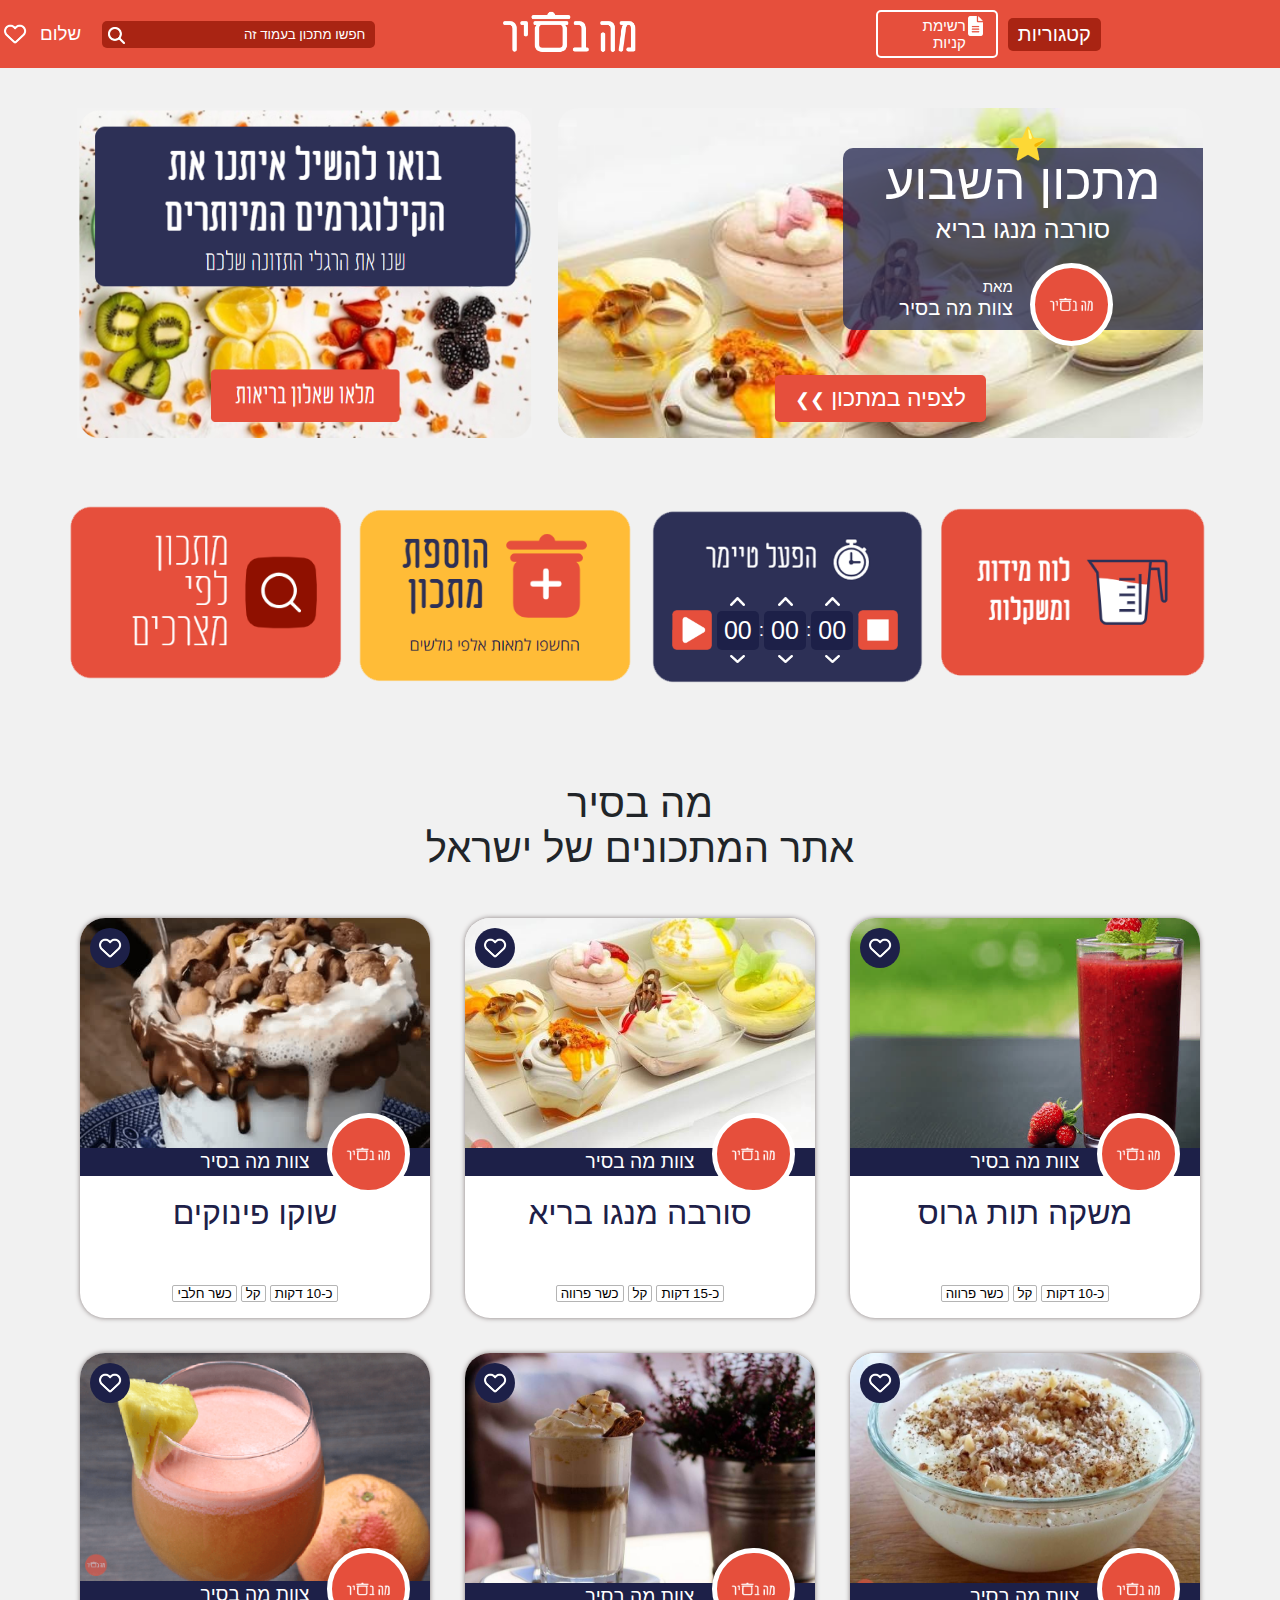
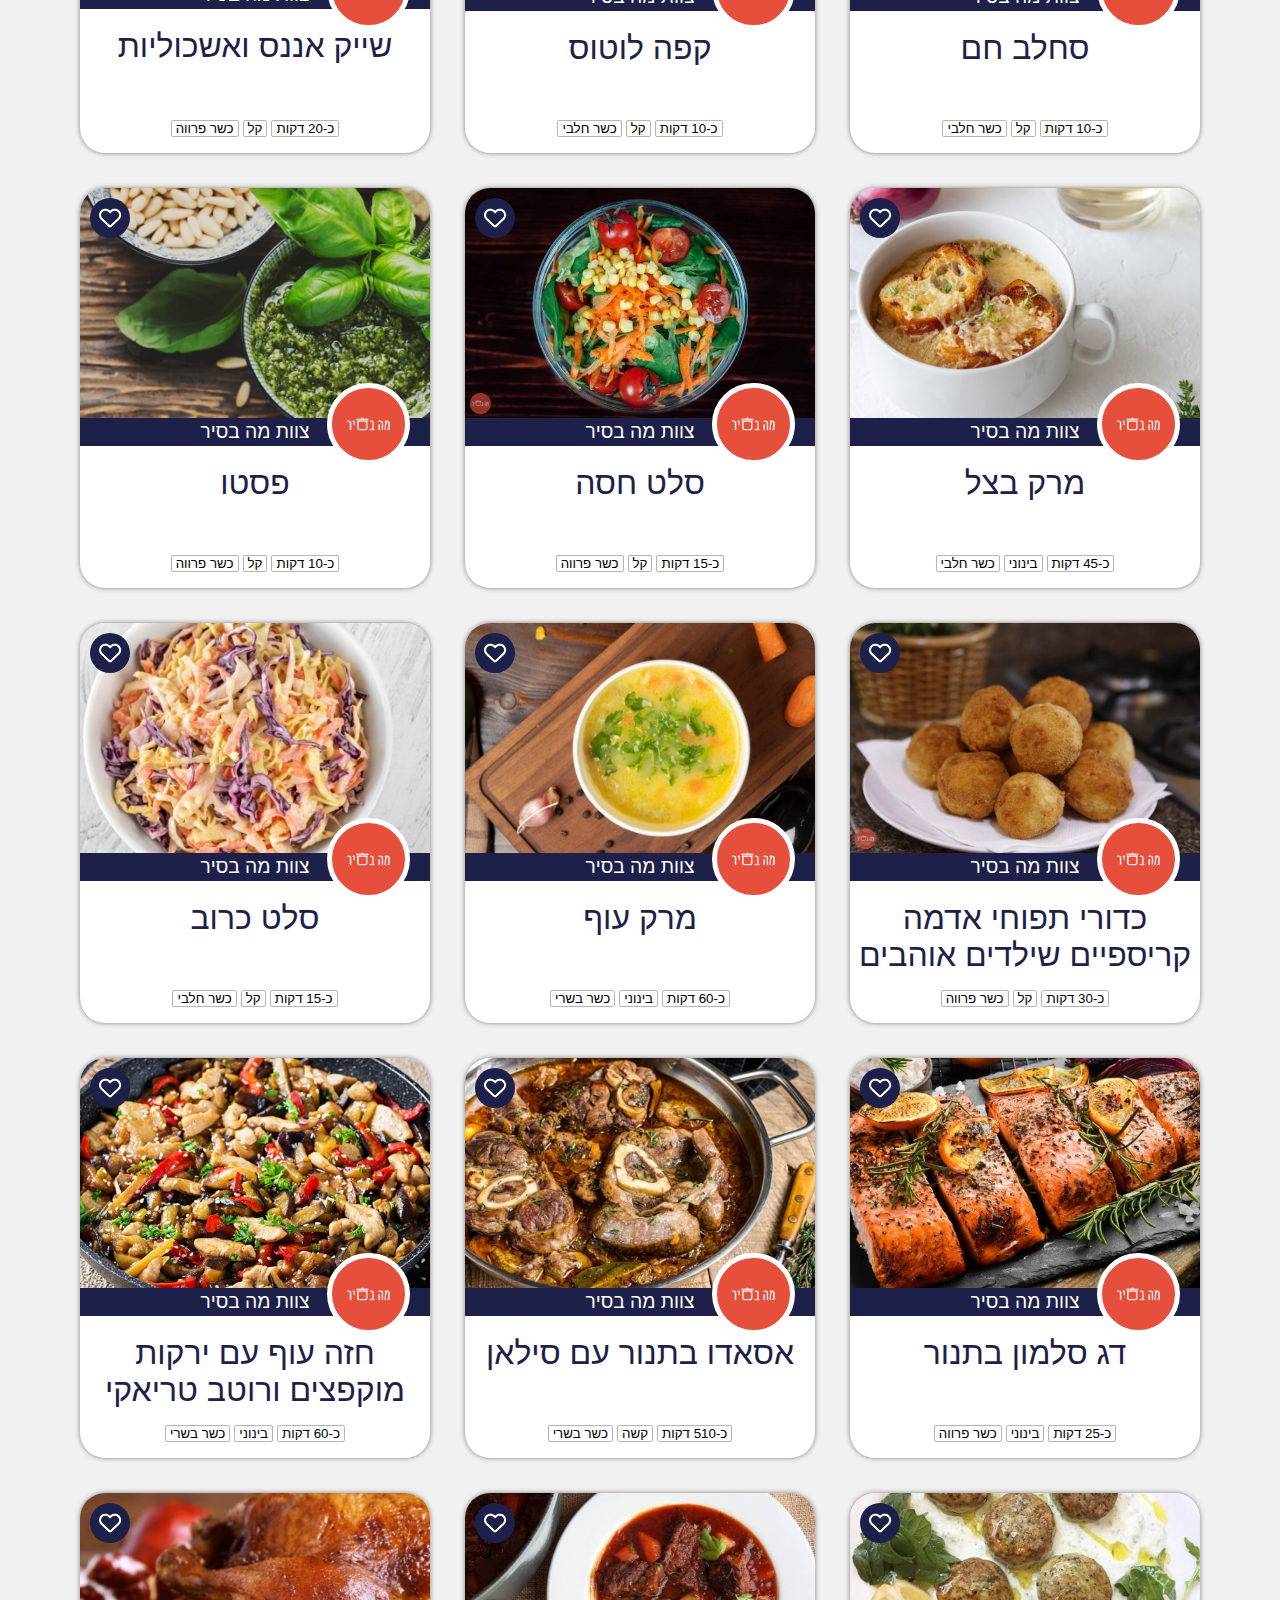
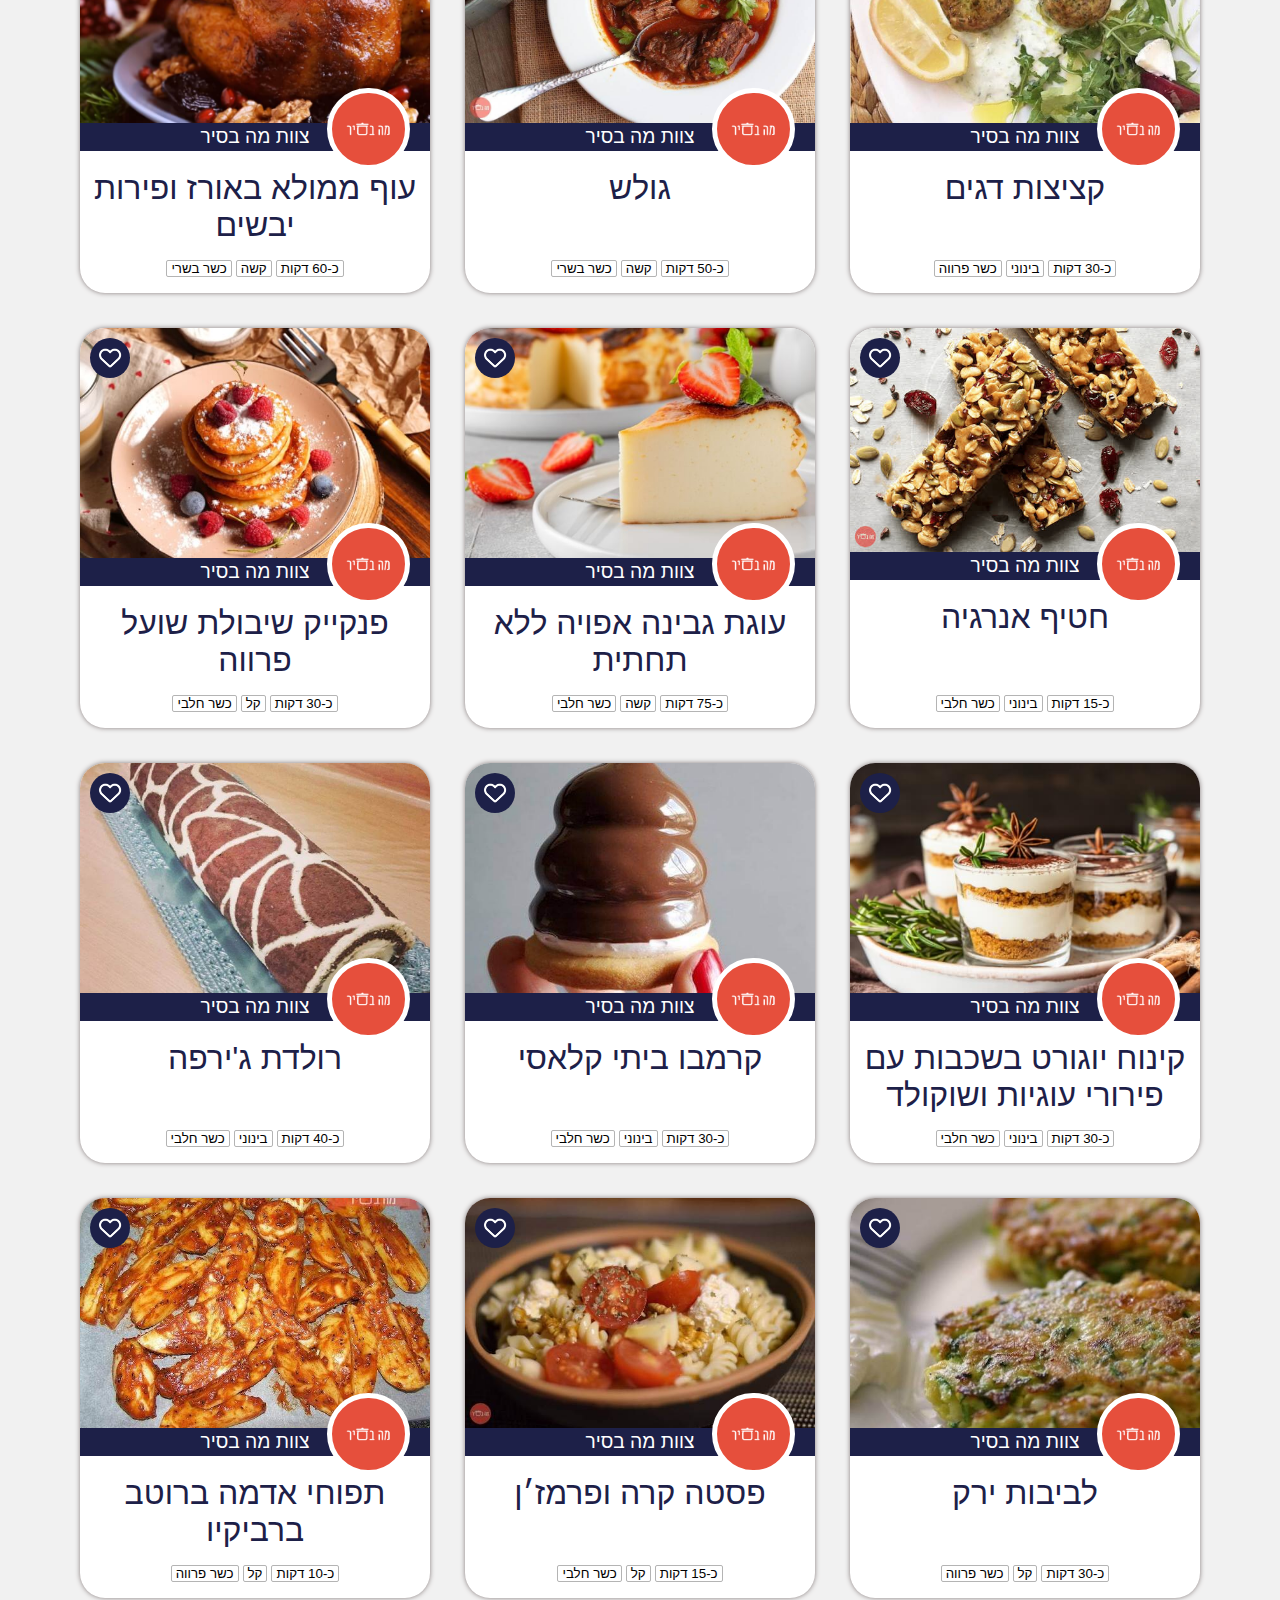
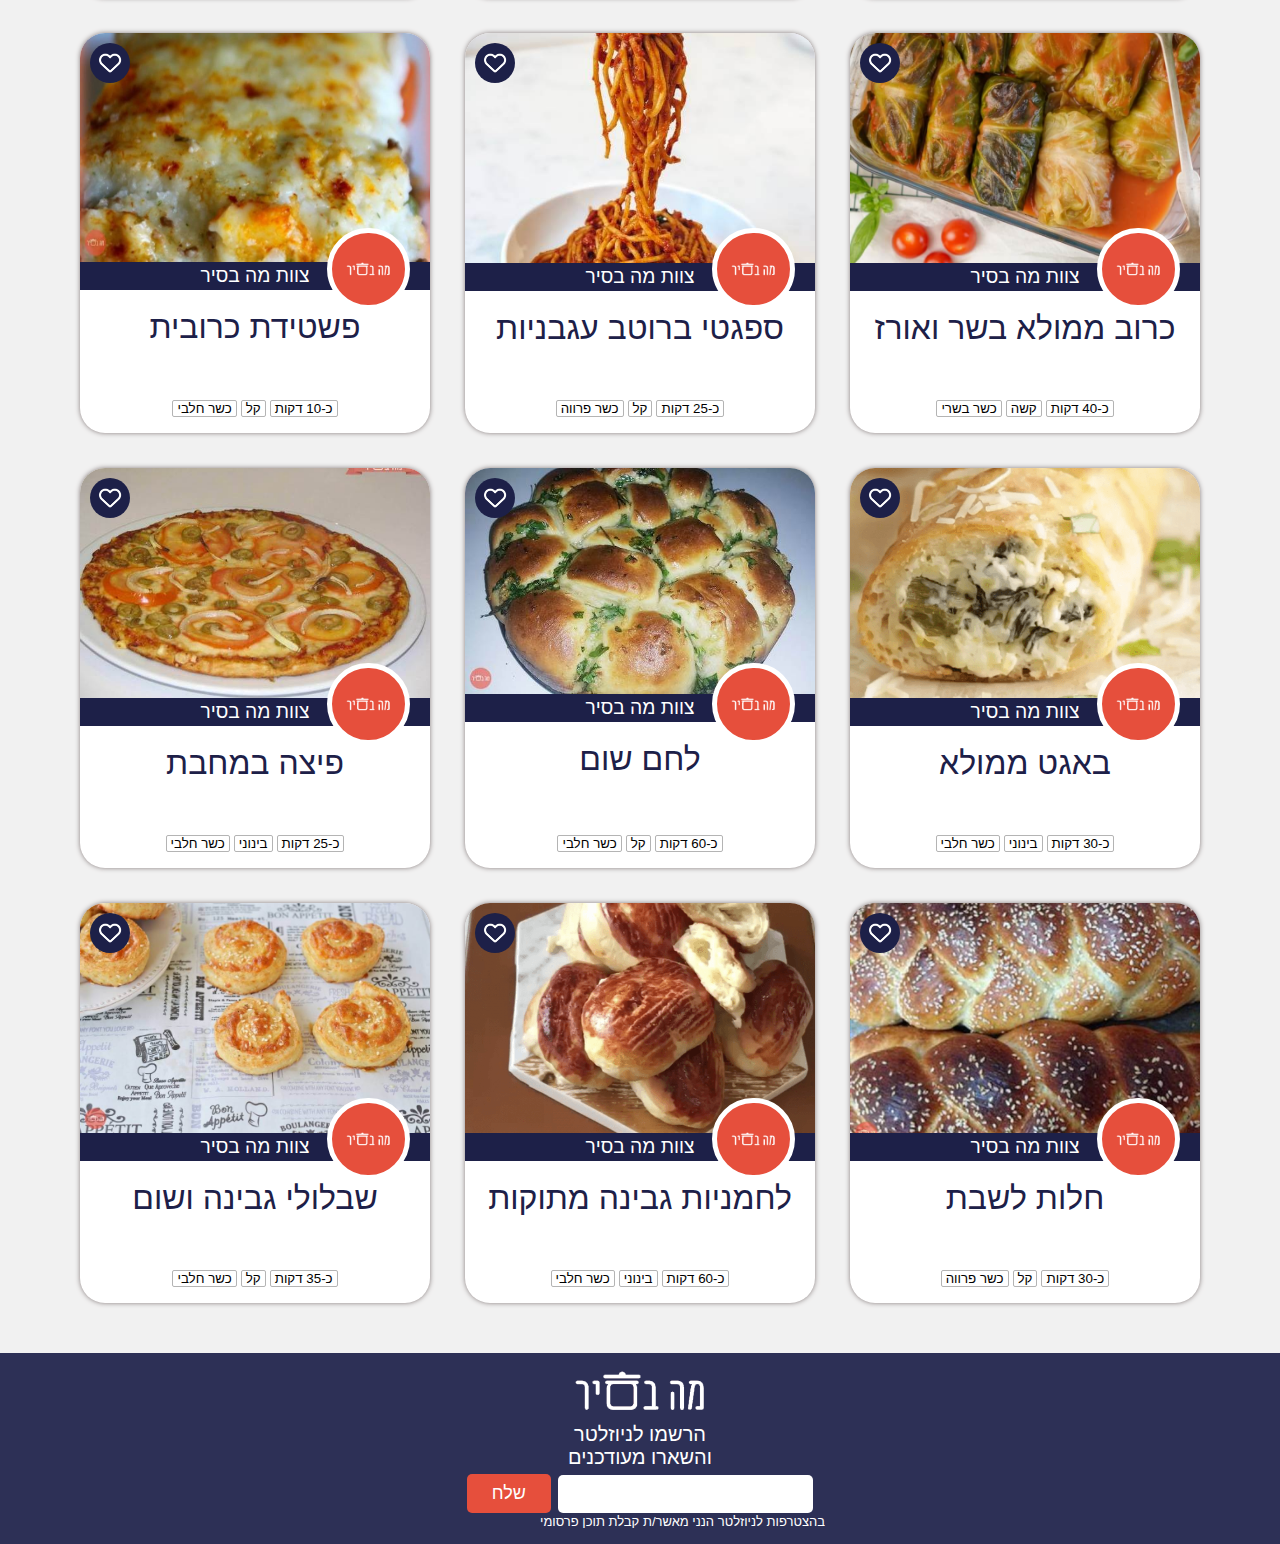
<file: html/index.html>
<!DOCTYPE html>
<html lang="en">

<head>
    <meta charset="UTF-8">
    <meta name="viewport" content="width=device-width, initial-scale=1.0">
    <link rel="stylesheet" href="/css/home.css">
    <link rel="stylesheet" href="/css/header.css">
    <link rel="stylesheet" href="/css/recipes.css">
    <title>מה בסיר - אתר המתכונים המוביל בישראל</title>
</head>

<body>
    <header>
        <div></div>
        <nav>
            <h1>כל המתכונים</h1>
            <h2>קטגוריות</h2>
            <div id="c"></div>
            <h2>רמת קושי</h2>
            <div id="l"></div>
            <h2>כשרות</h2>
            <div id="k"></div>
        </nav>
        <button id="category">קטגוריות</button>
        <a id="list" href="./buyList.html">רשימת קניות</a>
        <a href="./index.html"><img src="/images/לוגו.png" alt="" id="logo"></a>
        <input type="text" placeholder="חפשו מתכון בעמוד זה" id="search">
        <h3 id="name">שלום <span id="spanname"></span></h3>
        <img src="/images/לב ריק.png" alt="" id="lev" title="למתכונים שאהבתי">
    </header>
    <section>
        <div id="topPage">
            <div id="back">
                <p id="star">⭐</p>
                <div id="weekRecipe">
                    <h1>מתכון השבוע</h1>
                    <h2 id="n"></h2>
                    <img src="/images/לוגו לבן.png" class="imgLogo" alt="">
                    <p>מאת<br>צוות מה בסיר</p>
                </div>
                <a href="">לצפיה במתכון <span>❯❯</span></a>
            </div>
            <img src="/images/בריאות.png" alt="">
        </div>
        <div id="op">
            <a href="./parse.html" id="parse"></a>
            <div id="taimer">
                <div>
                    <img src="/images/עצור.png" alt="" id="stop">
                    <div id="seconds">
                        <img src="/images/חץ לבן למעלה.png" alt="" class="up">
                        <p>00</p>
                        <img src="/images/חץ למטה לבן.png" alt="" class="down">
                    </div>
                    <p>:</p>
                    <div id="minutes">
                        <img src="/images/חץ לבן למעלה.png" alt="" class="up">
                        <p>00</p>
                        <img src="/images/חץ למטה לבן.png" alt="" class="down">
                    </div>
                    <p>:</p>
                    <div id="houers">
                        <img src="/images/חץ לבן למעלה.png" alt="" class="up">
                        <p>00</p>
                        <img src="/images/חץ למטה לבן.png" alt="" class="down">
                    </div>
                    <img src="/images/הפעל.png" alt="" id="start">
                </div>
            </div>
            <a href="./addRecipe.html" id="addRecipe"></a>
            <a href="./searchRecipe.html" id="searchRecipe"></a>
        </div>
        <h1 id="koteret">מה בסיר<br>אתר המתכונים של ישראל</h1>
        <div id="allRecipes"></div>
    </section>
    <footer>
        <div>
            <img src="/images/לוגו לבן.png" alt="">
            <p>הרשמו לניוזלטר<br>והשארו מעודכנים</p>
            <form>
                <input type="email">
                <button type="submit">שלח</button><br>
            </form>
            <p>בהצטרפות לניוזלטר הנני מאשר/ת קבלת תוכן פרסומי</p>
        </div>
    </footer>
    <script src="/jquery-3.2.1.js"></script>
    <script src="/js/header.js"></script>
    <script src="/js/home.js"></script>
    <script src="/js/taymer.js"></script>
</body>

</html>
</file>
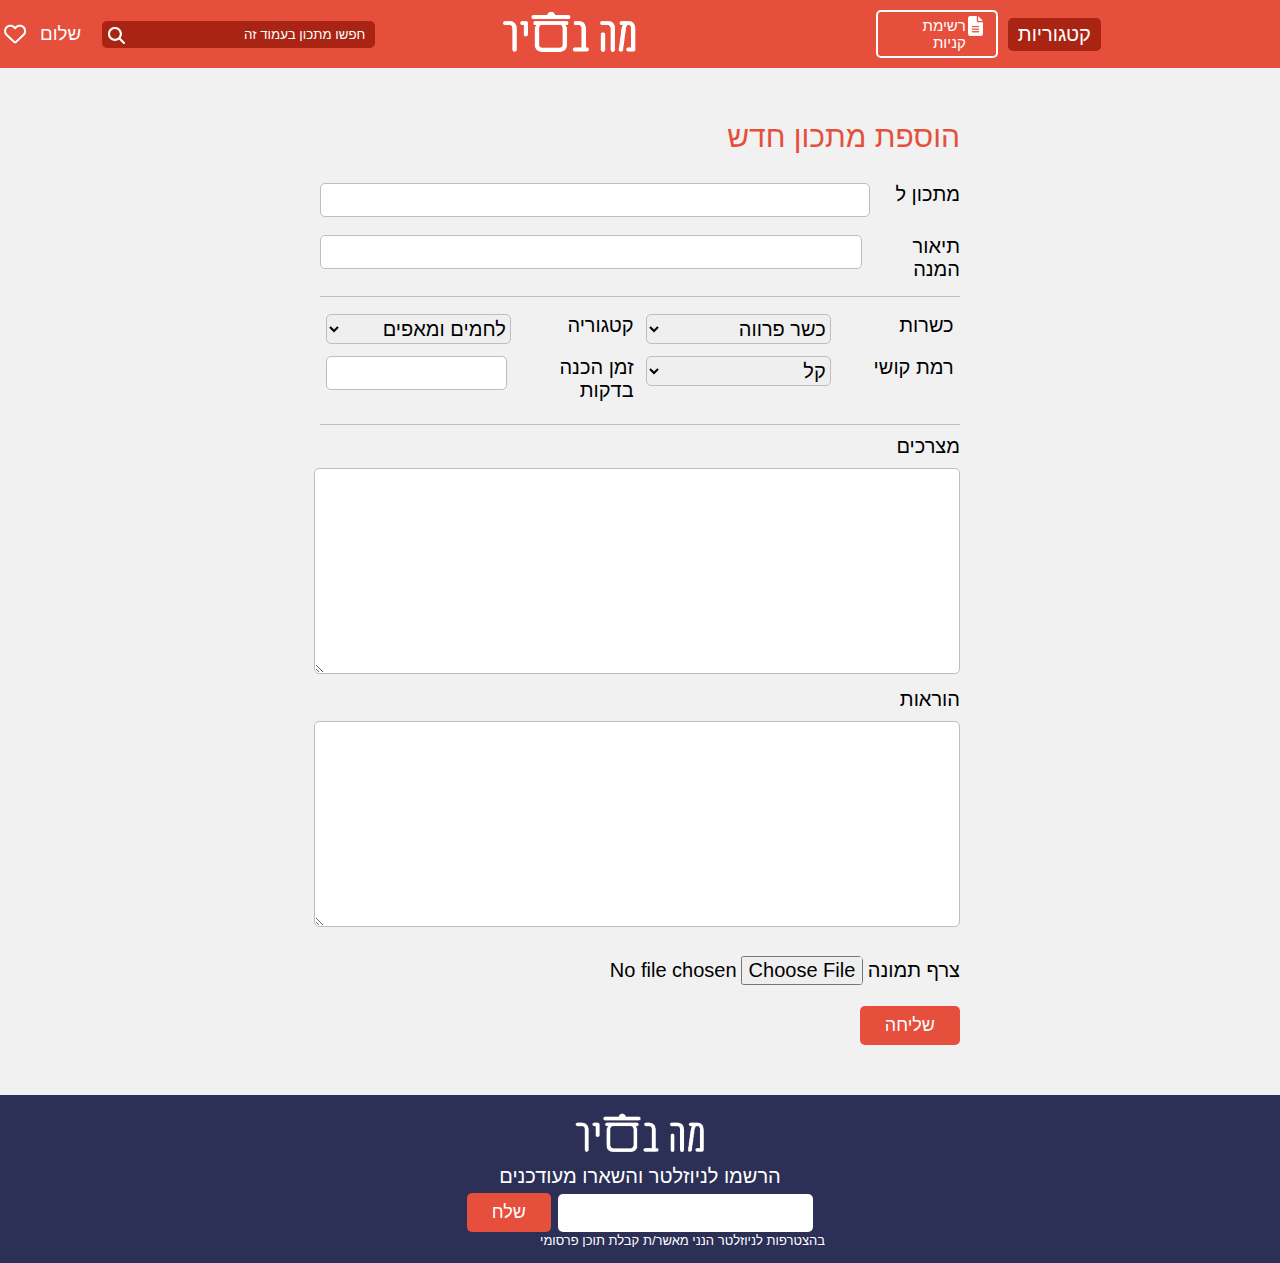
<file: html/addRecipe.html>
<!DOCTYPE html>
<html lang="en">

<head>
    <meta charset="UTF-8">
    <meta name="viewport" content="width=device-width, initial-scale=1.0">
    <title>מה בסיר - אתר המתכונים המוביל בישראל</title>
    <link rel="stylesheet" href="/css/header.css">
    <link rel="stylesheet" href="/css/addRecipe.css">
</head>

<body>
    <header>
        <div></div>
        <nav>
            <h1>כל המתכונים</h1>
            <h2>קטגוריות</h2>
            <div id="c"></div>
            <h2>רמת קושי</h2>
            <div id="l"></div>
            <h2>כשרות</h2>
            <div id="k"></div>
        </nav>
        <button id="category">קטגוריות</button>
        <a id="list" href="./buyList.html">רשימת קניות</a>
        <a href="./index.html"><img src="/images/לוגו.png" alt="" id="logo"></a>
        <input type="text" placeholder="חפשו מתכון בעמוד זה" id="search">
        <h3 id="name">שלום <span id="spanname"></span></h3>
        <img src="/images/לב ריק.png" alt="" id="lev" title="למתכונים שאהבתי">
    </header>
    <section>
        <form action="">
            <h1>הוספת מתכון חדש</h1>
            <div id="a">
                <div>
                    <label for="recipeName" class="text">מתכון ל</label>
                    <input type="text" name="recipeName" id="recipeName" class="recipe text" required>
                </div><br>
                <div>
                    <label for="description" class="text">תיאור המנה</label>
                    <input type="text" name="description" id="description" class="recipe text" required>
                </div>

            </div>
            <div id="b">
                <div>
                    <label for="kashrut" class="text">כשרות</label>
                    <select name="kashrut" id="kashrut" required>
                        <option value="1" class="kashrut text">כשר פרווה</option>
                        <option value="2" class="kashrut text">כשר חלבי</option>
                        <option value="3" class="kashrut text">כשר בשרי</option>
                    </select>
                </div>

                <div>
                    <label for="categories" class="text">קטגוריה</label>
                    <select name="categories" id="categories" required>
                        <option value="1" class="categories text">לחמים ומאפים</option>
                        <option value="2" class="categories text">מנות עקריות</option>
                        <option value="3" class="categories text">משקאות</option>
                        <option value="4" class="categories text">סלטים ומרקים</option>
                        <option value="5" class="categories text">קינוחים ועוגות</option>
                        <option value="6" class="categories text">תוספות</option>
                    </select>
                </div>
                <div>
                    <label for="level" class="text">רמת קושי</label>
                    <select name="level" id="level" required>
                        <option value="1" class="level text">קל</option>
                        <option value="2" class="level text">בינוני</option>
                        <option value="3" class="level text">קשה</option>
                    </select>
                </div>
                <div>
                    <label for="time" class="text">זמן הכנה בדקות</label>
                    <input type="number" name="time" id="time" class="text">
                </div>
            </div>
            <div>
                <label for="products" class="text">מצרכים</label>
                <textarea name="products" id="products" class="text" required></textarea>
                <label for="instructions" class="text">הוראות</label>
                <textarea name="instructions" id="instructions" class="text" required></textarea>

            </div>
            <label for="file" class="text">צרף תמונה</label>
            <input type="file" name="file" id="file" class="text"><br>
            <button type="submit">שליחה</button>
        </form>
    </section>
    <footer>
        <div>
            <img src="/images/לוגו לבן.png" alt="">
            <p>הרשמו לניוזלטר והשארו מעודכנים</p>
            <form>
                <input type="email">
                <button type="submit">שלח</button>
            </form>
            <p>בהצטרפות לניוזלטר הנני מאשר/ת קבלת תוכן פרסומי</p>
        </div>
    </footer>
    <script src="/jquery-3.2.1.js"></script>
    <script src="/js/header.js"></script>
    <script>
        document.querySelector("section form").onsubmit = (e) => {
            e.preventDefault();
            alert("המתכון נשלח לבדיקה, במידה ונחליט להכניסו למאגר, תקבל על כך הודעה ותוכל לראות את מתכונך בין נבחרת המתכונים שלנו!")
        }
    </script>
</body>

</html>
</file>
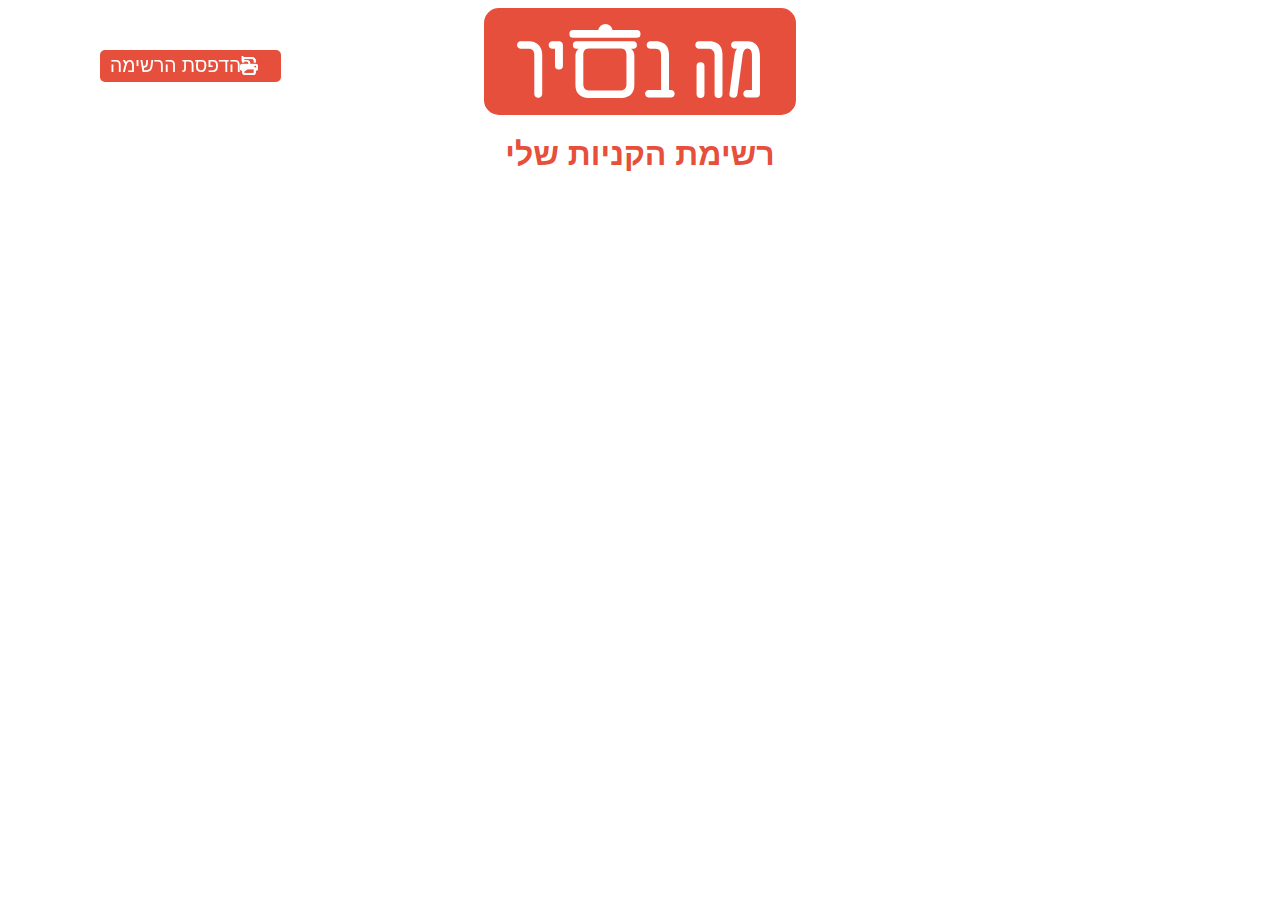
<file: html/buyList.html>
<!DOCTYPE html>
<html lang="en">

<head>
    <meta charset="UTF-8">
    <meta name="viewport" content="width=device-width, initial-scale=1.0">
    <title>מה בסיר - אתר המתכונים המוביל בישראל</title>
    <link rel="stylesheet" href="/css/buyList.css">
</head>

<body>
    <img src="/images/לוגו.png" alt="">
    <h1>רשימת הקניות שלי</h1>
    <ol></ol>
    <button>להדפסת הרשימה</button>
    <script src="/js/buyList.js"></script>
</body>

</html>
</file>
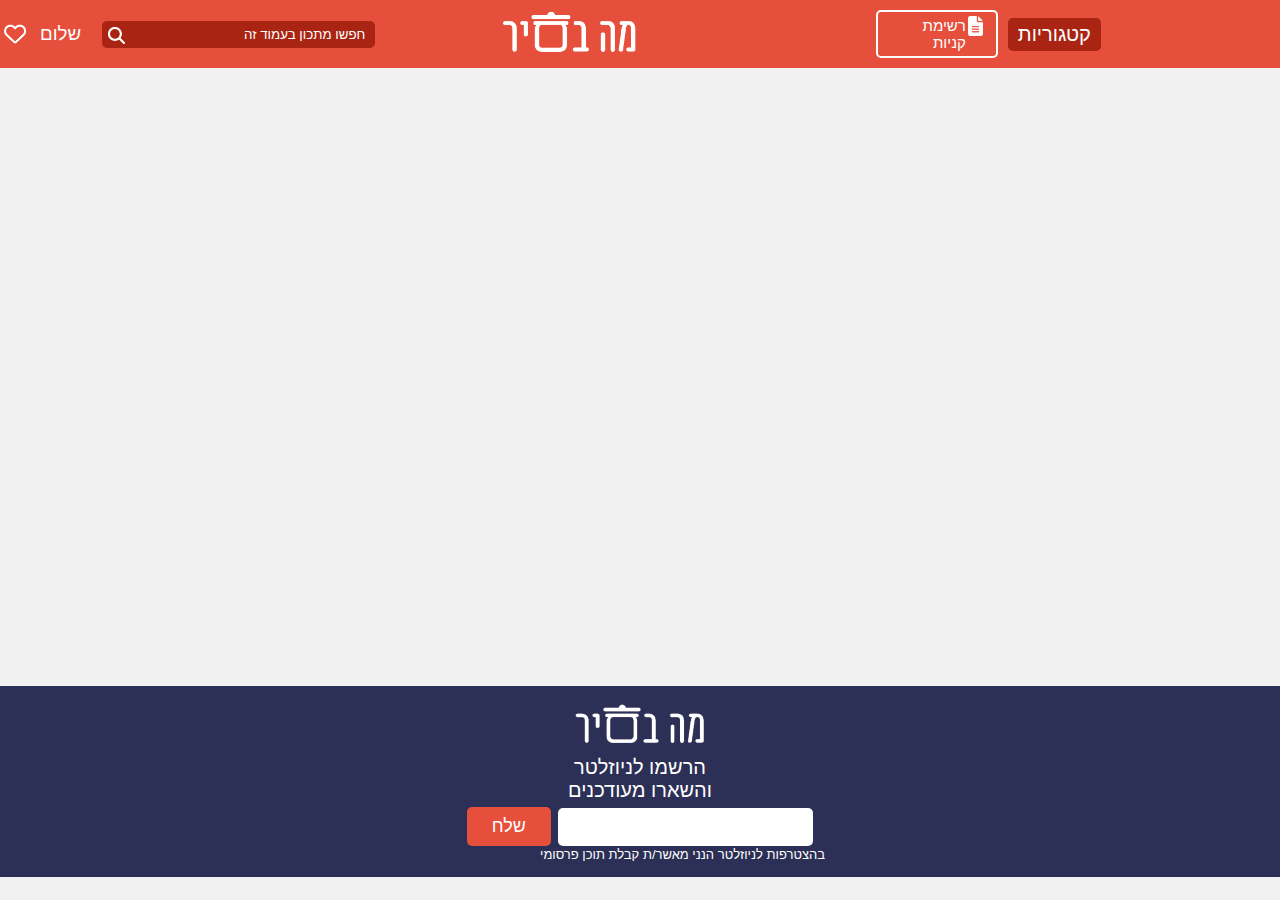
<file: html/categorys.html>
<!DOCTYPE html>
<html lang="en">

<head>
    <meta charset="UTF-8">
    <meta name="viewport" content="width=device-width, initial-scale=1.0">
    <title>מה בסיר - אתר המתכונים המוביל בישראל</title>
    <link rel="stylesheet" href="/css/header.css">
    <link rel="stylesheet" href="/css/recipes.css">
</head>

<body>
    <header>
        <div></div>
        <nav>
            <h1>כל המתכונים</h1>
            <h2>קטגוריות</h2>
            <div id="c"></div>
            <h2>רמת קושי</h2>
            <div id="l"></div>
            <h2>כשרות</h2>
            <div id="k"></div>
        </nav>
        <button id="category">קטגוריות</button>
        <a id="list" href="./buyList.html">רשימת קניות</a>
        <a href="./index.html"><img src="/images/לוגו.png" alt="" id="logo"></a>
        <input type="text" placeholder="חפשו מתכון בעמוד זה" id="search">
        <h3 id="name">שלום <span id="spanname"></span></h3>
        <img src="/images/לב ריק.png" alt="" id="lev" title="למתכונים שאהבתי">
    </header>
    <section>
        <h1></h1>
        <h2></h2>
        <div id="allRecipes"></div>
    </section>
    <footer>
        <div>
            <img src="/images/לוגו לבן.png" alt="">
            <p>הרשמו לניוזלטר<br>והשארו מעודכנים</p>
            <form>
                <input type="email">
                <button type="submit">שלח</button><br>
            </form>
            <p>בהצטרפות לניוזלטר הנני מאשר/ת קבלת תוכן פרסומי</p>
        </div>
    </footer>
    <script src="/jquery-3.2.1.js"></script>
    <script src="/js/header.js"></script>
    <script src="/js/categorys.js"></script>
</body>
<style>
    section h1,
    section h2 {
        text-align: center;
        color: #2d3056;
    }

    section h2 {
        margin-inline: 25%;
        line-height: 1.5;
        font-weight: 400;
    }

    section h1 {
        font-size: 50px;
    }
</style>

</html>
</file>
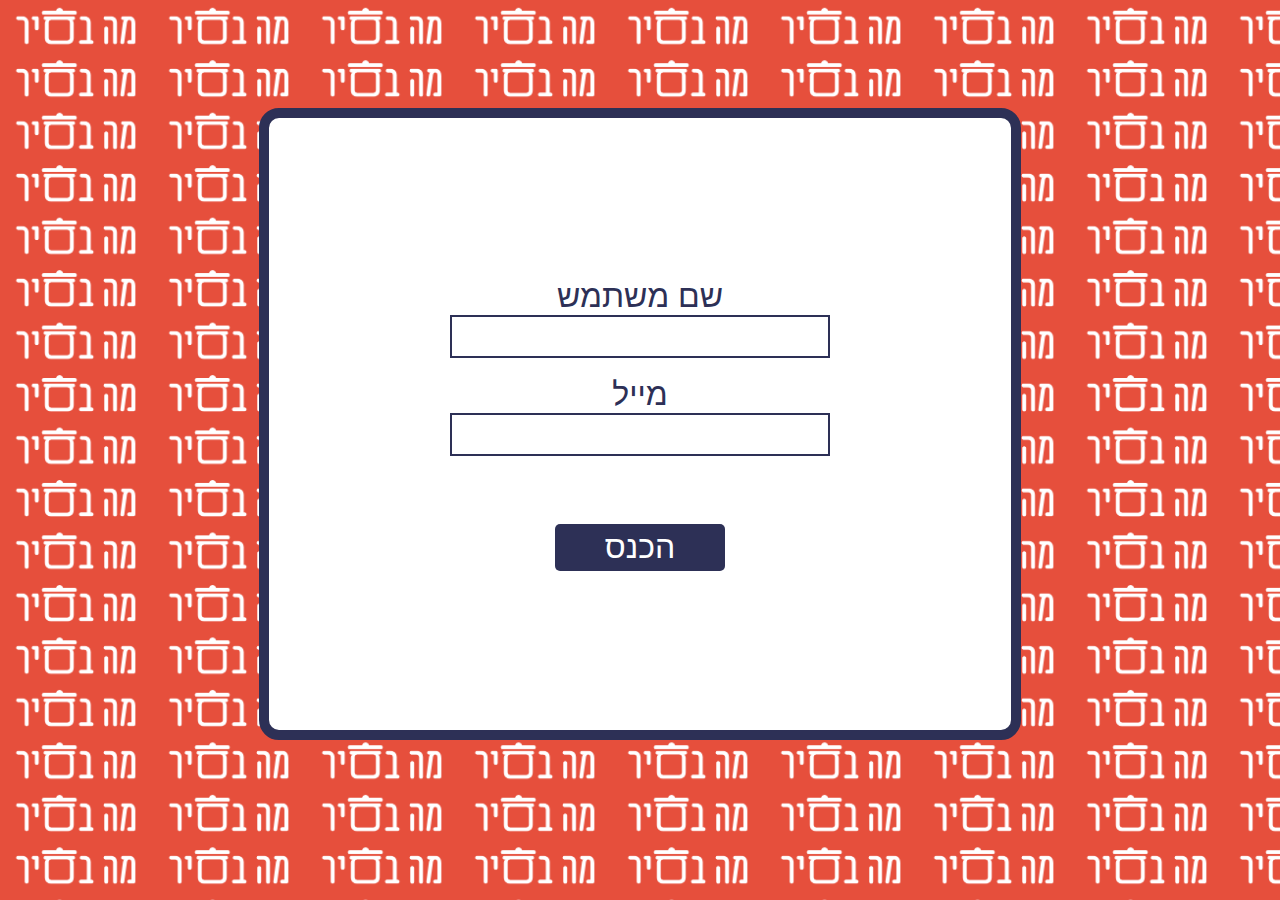
<file: html/login.html>
<!DOCTYPE html>
<html lang="en">

<head>
    <meta charset="UTF-8">
    <meta name="viewport" content="width=device-width, initial-scale=1.0">
    <title>login</title>
</head>

<body>
    <form>
        <label for="userName">שם משתמש</label>
        <input type="text" id="name" name="userName" required maxlength="10"><br />
        <label for="email">מייל</label>
        <input type="email" id="email" name="email" required><br />
        <button type="submit">הכנס</button>
    </form>
    <script src="/js/login.js"></script>
</body>
<style>
    html {
        direction: rtl;
        display: flex;
        justify-content: center;
        background-image: url(/images/לוגו.png);
        background-size: 153px;
    }

    form {
        display: flex;
        justify-content: center;
        align-items: center;
        width: 58vw;
        height: 68vh;
        background-color: white;
        margin-top: 100px;
        border-radius: 20px;
        border: solid #2d3056 10px;
        /* margin-left: 20px; */
        flex-flow: column;
        font-family: 'Gill Sans', 'Gill Sans MT', Calibri, 'Trebuchet MS', sans-serif;
    }

    input {
        width: 50%;
        font-size: 200%;
        border: solid 2px #2d3056;
        color: #2d3056;
        font-family: 'Gill Sans', 'Gill Sans MT', Calibri, 'Trebuchet MS', sans-serif;
    }

    label {
        font-size: 200%;
        color: #2d3056;
    }

    button {
        font-family: 'Gill Sans', 'Gill Sans MT', Calibri, 'Trebuchet MS', sans-serif;
        font-size: xx-large;
        background-color: #2d3056;
        color: white;
        border: none;
        border-radius: 5px;
        padding: 5px 50px;
        margin-top: 50px;
    }
</style>

</html>
</file>
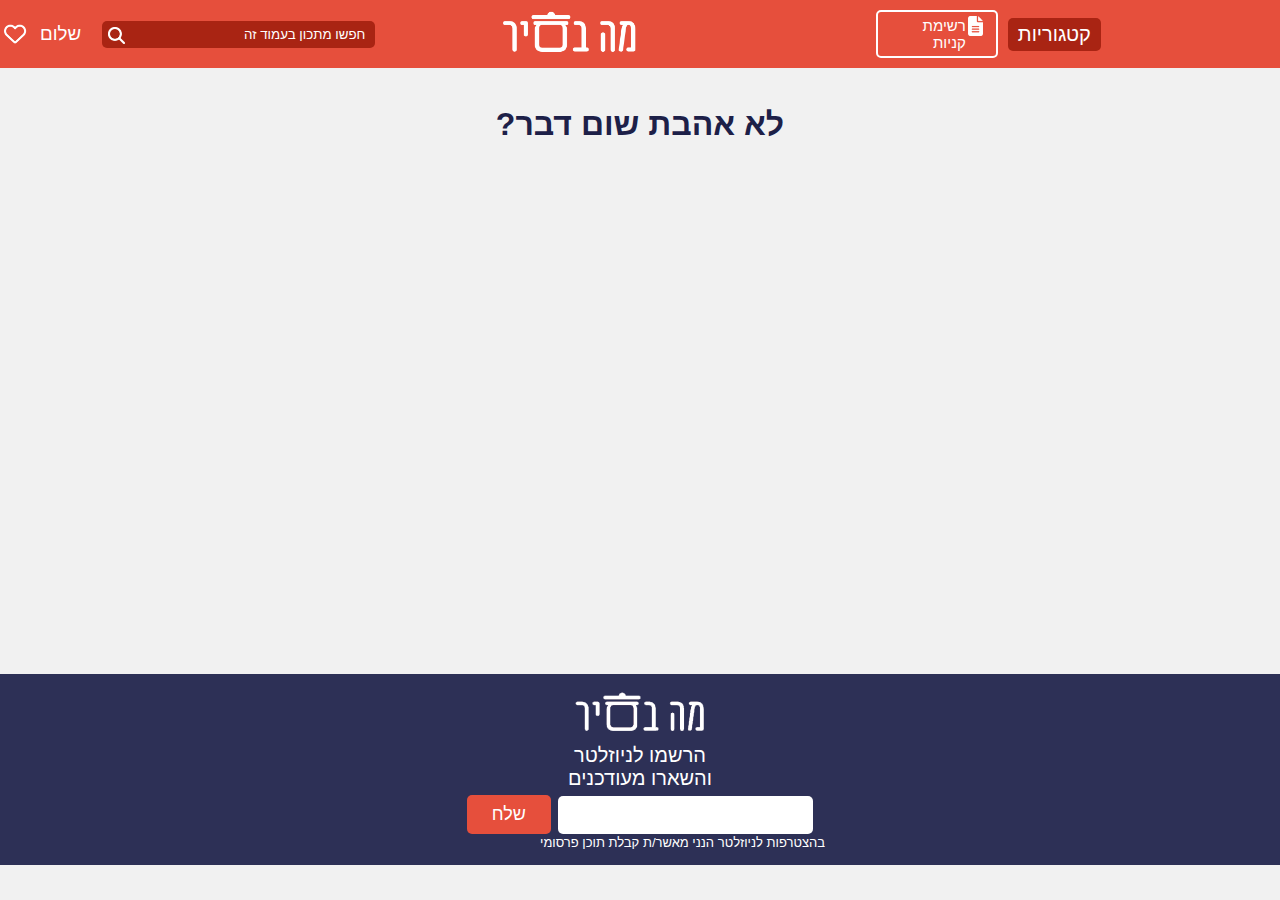
<file: html/love.html>
<!DOCTYPE html>
<html lang="en">

<head>
    <meta charset="UTF-8">
    <meta name="viewport" content="width=device-width, initial-scale=1.0">
    <title>מה בסיר - אתר המתכונים המוביל בישראל</title>
    <link rel="stylesheet" href="/css/header.css">
    <link rel="stylesheet" href="/css/recipes.css">
</head>

<body>
    <header>
        <div></div>
        <nav>
            <h1>כל המתכונים</h1>
            <h2>קטגוריות</h2>
            <div id="c"></div>
            <h2>רמת קושי</h2>
            <div id="l"></div>
            <h2>כשרות</h2>
            <div id="k"></div>
        </nav>
        <button id="category">קטגוריות</button>
        <a id="list" href="./buyList.html">רשימת קניות</a>
        <a href="./index.html"><img src="/images/לוגו.png" alt="" id="logo"></a>
        <input type="text" placeholder="חפשו מתכון בעמוד זה" id="search">
        <h3 id="name">שלום <span id="spanname"></span></h3>
        <img src="/images/לב ריק.png" alt="" id="lev" title="למתכונים שאהבתי">
    </header>
    <section>
        <button id="resetAll">רוקן הכל</button>
        <h1 id="title" style="text-align: center;"></h1>
        <div id="allRecipes"></div>
    </section>
    <footer>
        <div>
            <img src="/images/לוגו לבן.png" alt="">
            <p>הרשמו לניוזלטר<br>והשארו מעודכנים</p>
            <form>
                <input type="email">
                <button type="submit">שלח</button><br>
            </form>
            <p>בהצטרפות לניוזלטר הנני מאשר/ת קבלת תוכן פרסומי</p>
        </div>
    </footer>
    <script src="/jquery-3.2.1.js"></script>
    <script src="/js/header.js"></script>
    <script src="/js/love.js"></script>
</body>
<style>
    #resetAll {
        display: none;
        background-color: white;
        color: #f6656f;
        border: solid #f6656f 2px;
        font-size: 20px;
        padding-inline: 10px;
        border-radius: 5px;
        position: fixed;
        left: 50px;
        top: 100px;
    }
</style>

</html>
</file>
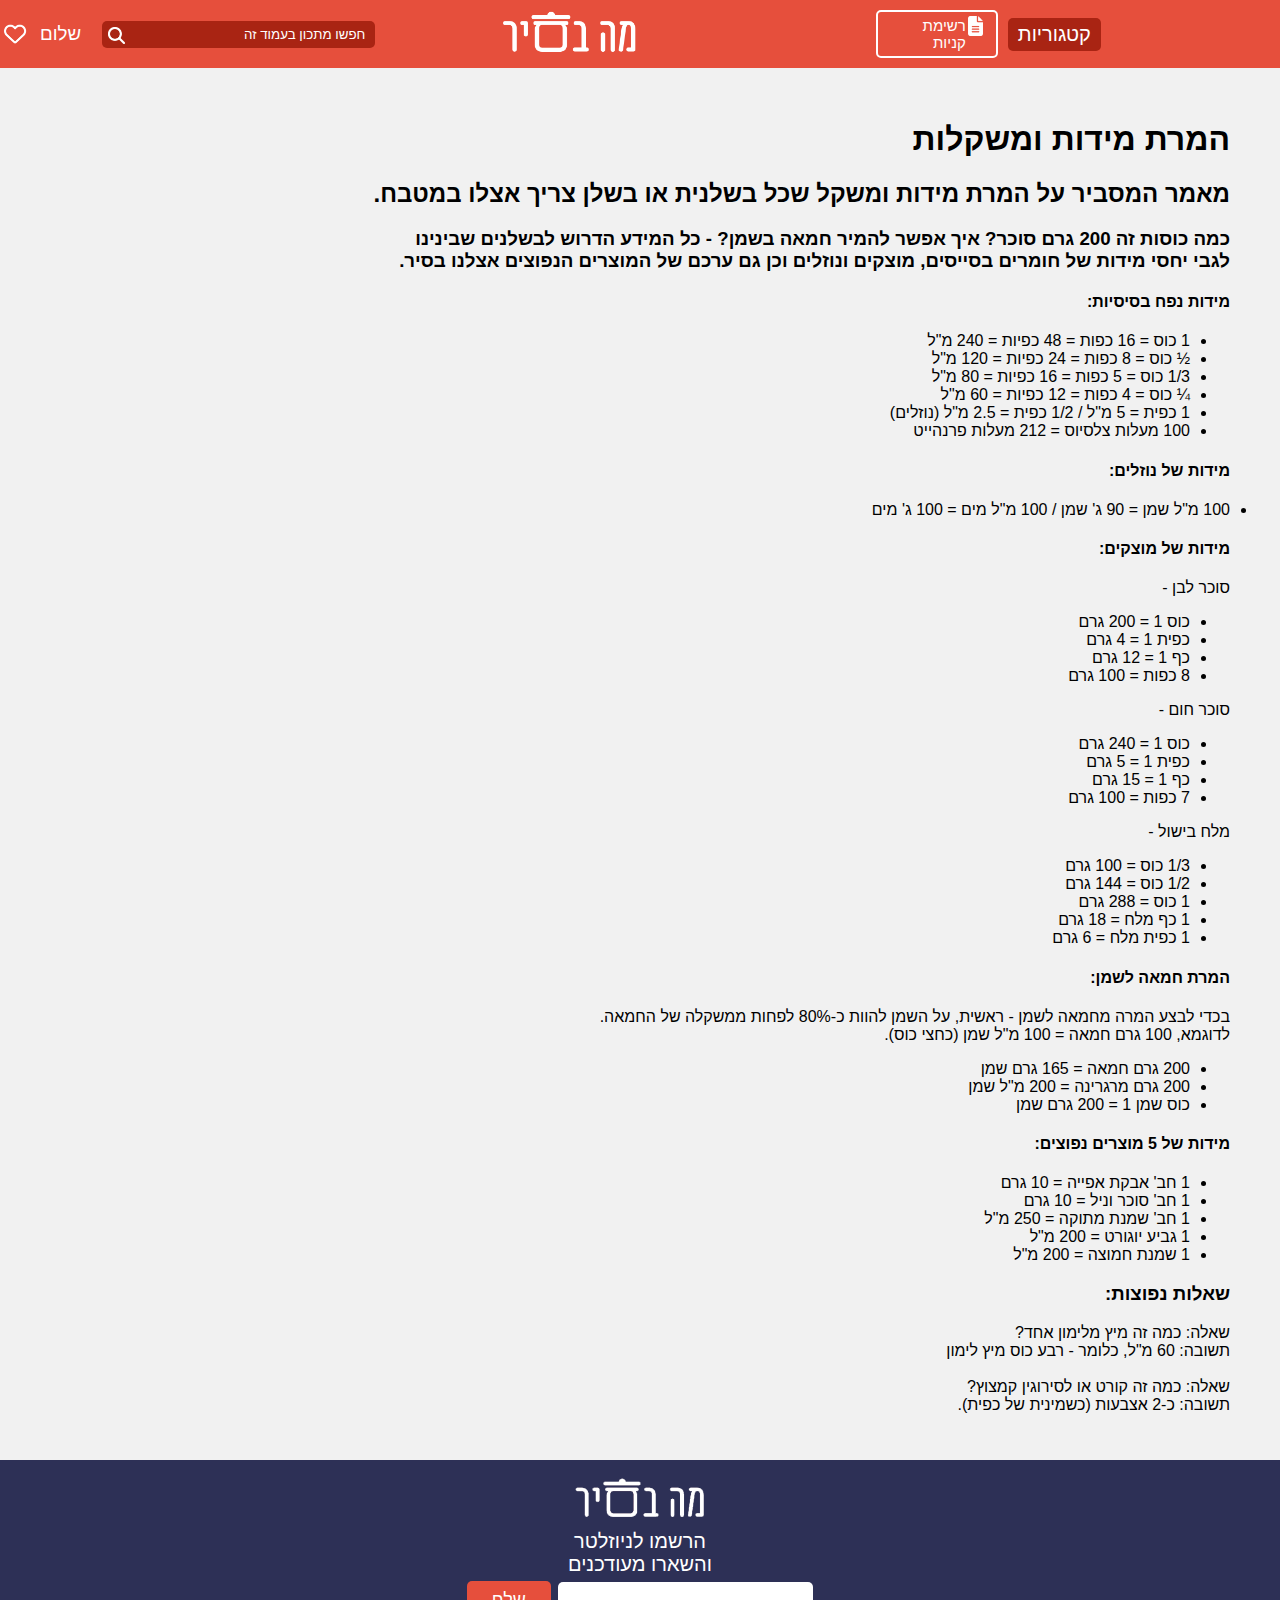
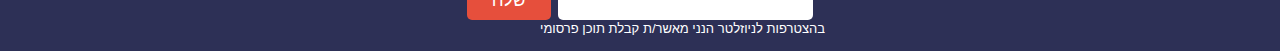
<file: html/parse.html>
<!DOCTYPE html>
<html lang="en">
<head>
    <meta charset="UTF-8">
    <meta name="viewport" content="width=device-width, initial-scale=1.0">
    <title>מה בסיר - אתר המתכונים המוביל בישראל</title>
    <link rel="stylesheet" href="/css/header.css">
</head>
<body>
    <header>
        <div></div>
        <nav>
            <h1>כל המתכונים</h1>
            <h2>קטגוריות</h2>
            <div id="c"></div>
            <h2>רמת קושי</h2>
            <div id="l"></div>
            <h2>כשרות</h2>
            <div id="k"></div>
        </nav>
        <button id="category">קטגוריות</button>
        <a id="list" href="./buyList.html" >רשימת קניות</a>
        <a href="./index.html"><img src="/images/לוגו.png" alt="" id="logo"></a>
        <input type="text" placeholder="חפשו מתכון בעמוד זה" id="search">
        <h3 id="name">שלום <span id="spanname"></span></h3>
        <img src="/images/לב ריק.png" alt="" id="lev" title="למתכונים שאהבתי">
    </header>
    <section>
        <h1>המרת מידות ומשקלות</h1>
        <h2>מאמר המסביר על המרת מידות ומשקל שכל בשלנית או בשלן צריך אצלו במטבח.</h2>
        <h3>כמה כוסות זה 200 גרם סוכר? איך אפשר להמיר חמאה בשמן? - כל המידע הדרוש לבשלנים שבינינו<br>
            לגבי יחסי מידות של חומרים בסייסים, מוצקים ונוזלים וכן גם ערכם של המוצרים הנפוצים אצלנו בסיר.</h3>
        <h4>מידות נפח בסיסיות:</h4>
        <ul>
            <li>1 כוס = 16 כפות = 48 כפיות = 240 מ"ל</li>
            <li>½ כוס = 8 כפות = 24 כפיות = 120 מ"ל</li>
            <li>1/3 כוס = 5 כפות = 16 כפיות = 80 מ"ל</li>
            <li>¼ כוס = 4 כפות = 12 כפיות = 60 מ"ל</li>
            <li>1 כפית = 5 מ"ל / 1/2 כפית = 2.5 מ"ל (נוזלים)</li>
            <li>100 מעלות צלסיוס = 212 מעלות פרנהייט</li>
        </ul>
        <h4>מידות של נוזלים:</h4>
        <li>100 מ"ל שמן = 90 ג' שמן / 100 מ"ל מים = 100 ג' מים</li>
        <h4>מידות של מוצקים:</h4>
        <p>סוכר לבן -</p>
        <ul>
            <li>כוס 1 = 200 גרם</li>
            <li>כפית 1 = 4 גרם</li>
            <li>כף 1 = 12 גרם</li>
            <li>8 כפות = 100 גרם</li>
        </ul>
        <p>סוכר חום -</p>
        <ul>
            <li>כוס 1 = 240 גרם</li>
            <li>כפית 1 = 5 גרם</li>
            <li>כף 1 = 15 גרם</li>
            <li>7 כפות = 100 גרם</li>
        </ul>
        <p>מלח בישול -</p>
        <ul>
            <li>1/3 כוס = 100 גרם</li>
            <li>1/2 כוס = 144 גרם</li>
            <li>1 כוס = 288 גרם</li>
            <li>1 כף מלח = 18 גרם</li>
            <li>1 כפית מלח = 6 גרם</li>
        </ul>
        <h4>המרת חמאה לשמן:</h4>
        <p>בכדי לבצע המרה מחמאה לשמן - ראשית, על השמן להוות כ-80% לפחות ממשקלה של החמאה.<br>
            לדוגמא, 100 גרם חמאה = 100 מ"ל שמן (כחצי כוס).</p>
        <ul>
            <li>200 גרם חמאה = 165 גרם שמן</li>
            <li>200 גרם מרגרינה = 200 מ"ל שמן</li>
            <li>כוס שמן 1 = 200 גרם שמן</li>
        </ul>
        <h4>מידות של 5 מוצרים נפוצים:</h4>
        <ul>
            <li>1 חב' אבקת אפייה = 10 גרם</li>
            <li>1 חב' סוכר וניל = 10 גרם</li>
            <li>1 חב' שמנת מתוקה = 250 מ"ל</li>
            <li>1 גביע יוגורט = 200 מ"ל</li>
            <li>1 שמנת חמוצה = 200 מ"ל</li>
        </ul>
        <h3>שאלות נפוצות:</h3>
        <p>שאלה: כמה זה מיץ מלימון אחד?<br>
            תשובה: 60 מ"ל, כלומר - רבע כוס מיץ לימון<br><br>
            שאלה: כמה זה קורט או לסירוגין קמצוץ?<br>
            תשובה: כ-2 אצבעות (כשמינית של כפית).
            </p>
    </section>
    <footer>
        <div>
            <img src="/images/לוגו לבן.png" alt="">
            <p>הרשמו לניוזלטר<br>והשארו מעודכנים</p>
            <form>
                <input type="email">
                <button type="submit">שלח</button><br>
            </form>
            <p>בהצטרפות לניוזלטר הנני מאשר/ת קבלת תוכן פרסומי</p>
        </div>
    </footer>
    <script src="/jquery-3.2.1.js"></script>
    <script src="/js/header.js"></script>
</body>
<style>
    section{
        padding: 30px 50px;
    }
</style>
</html>
</file>
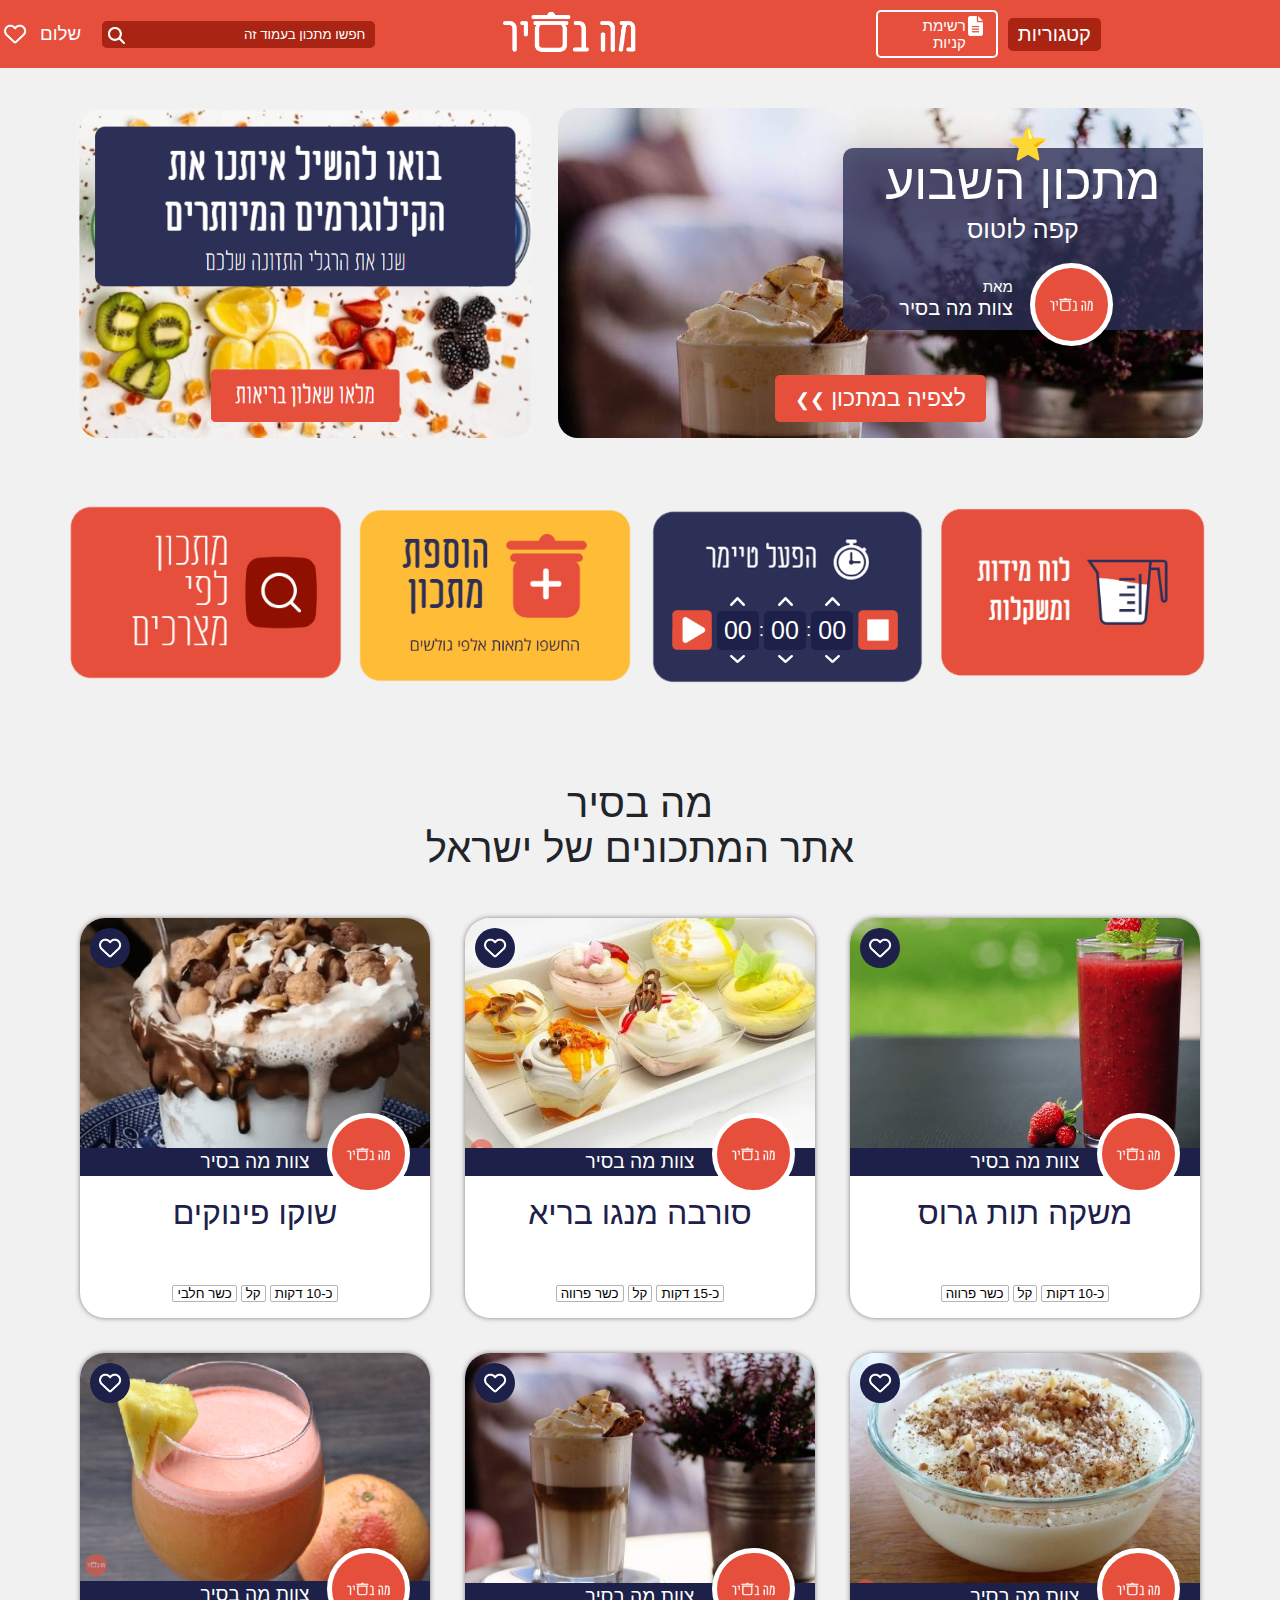
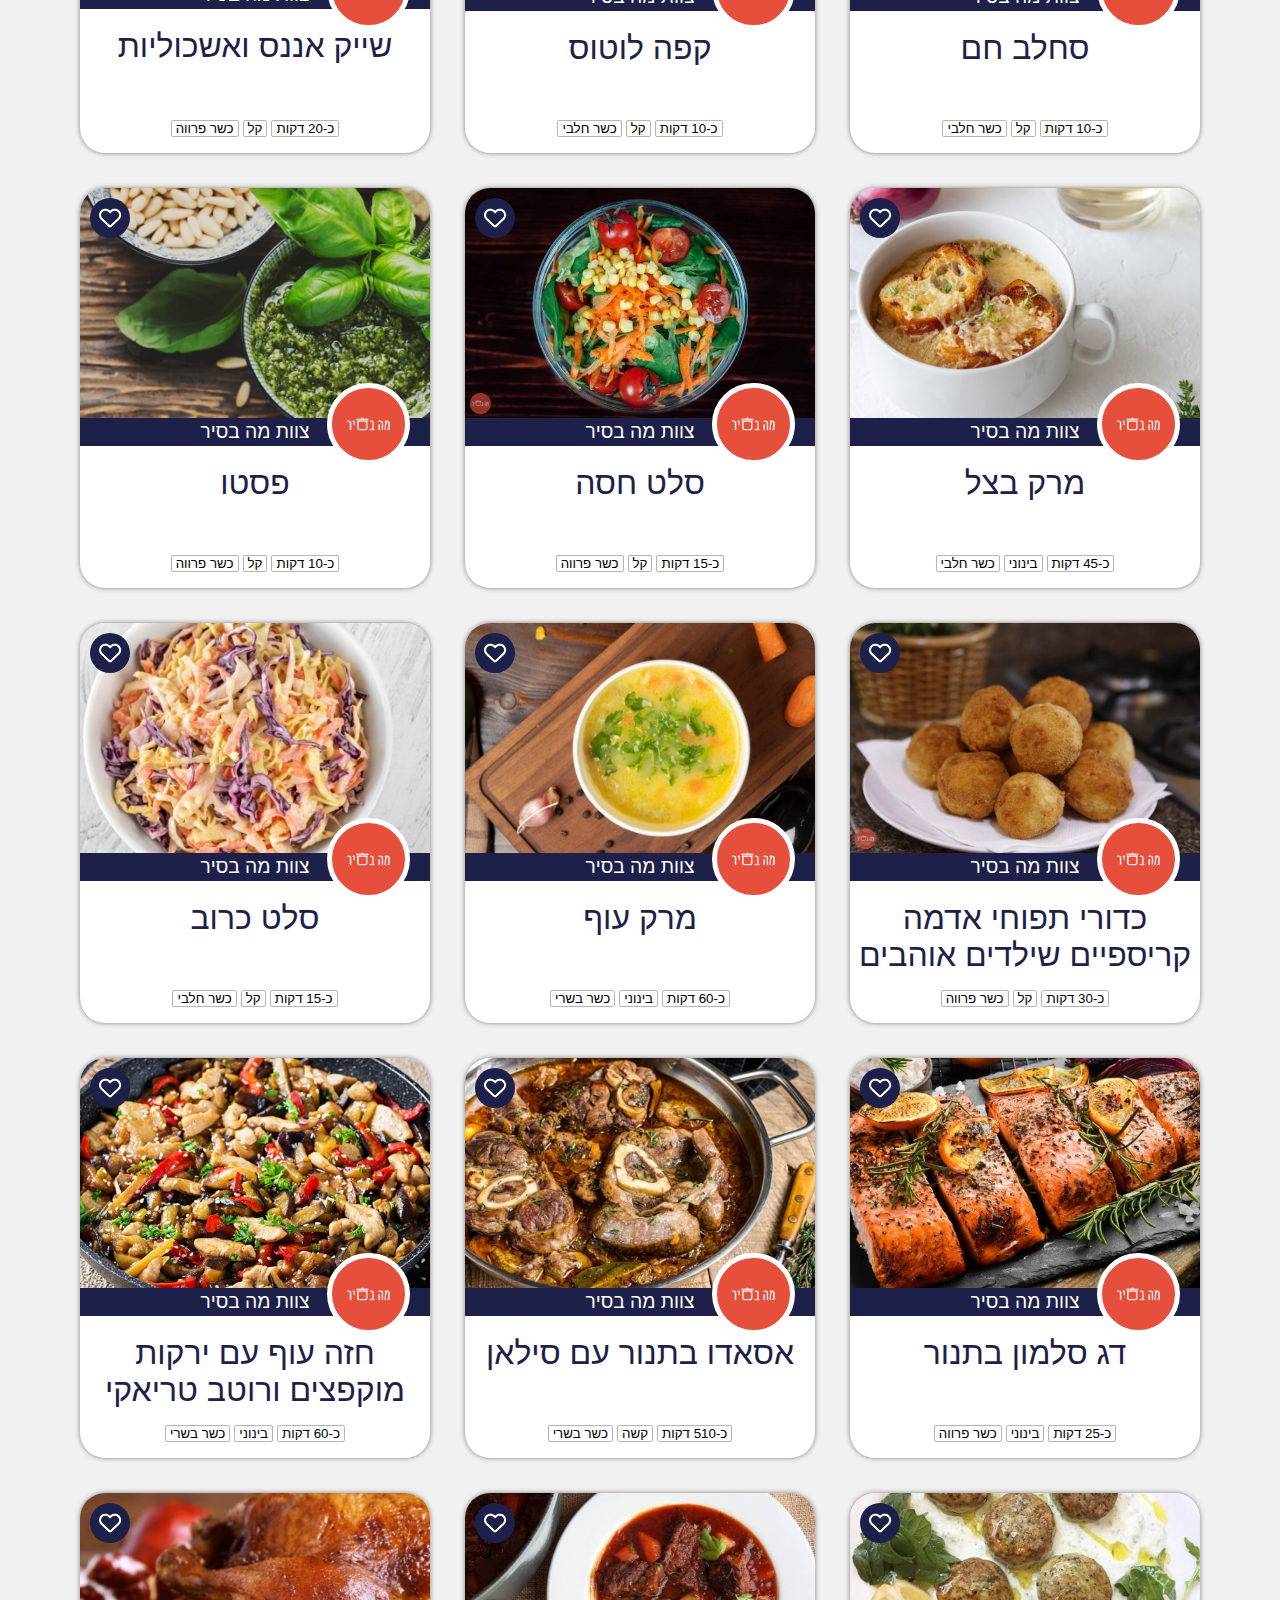
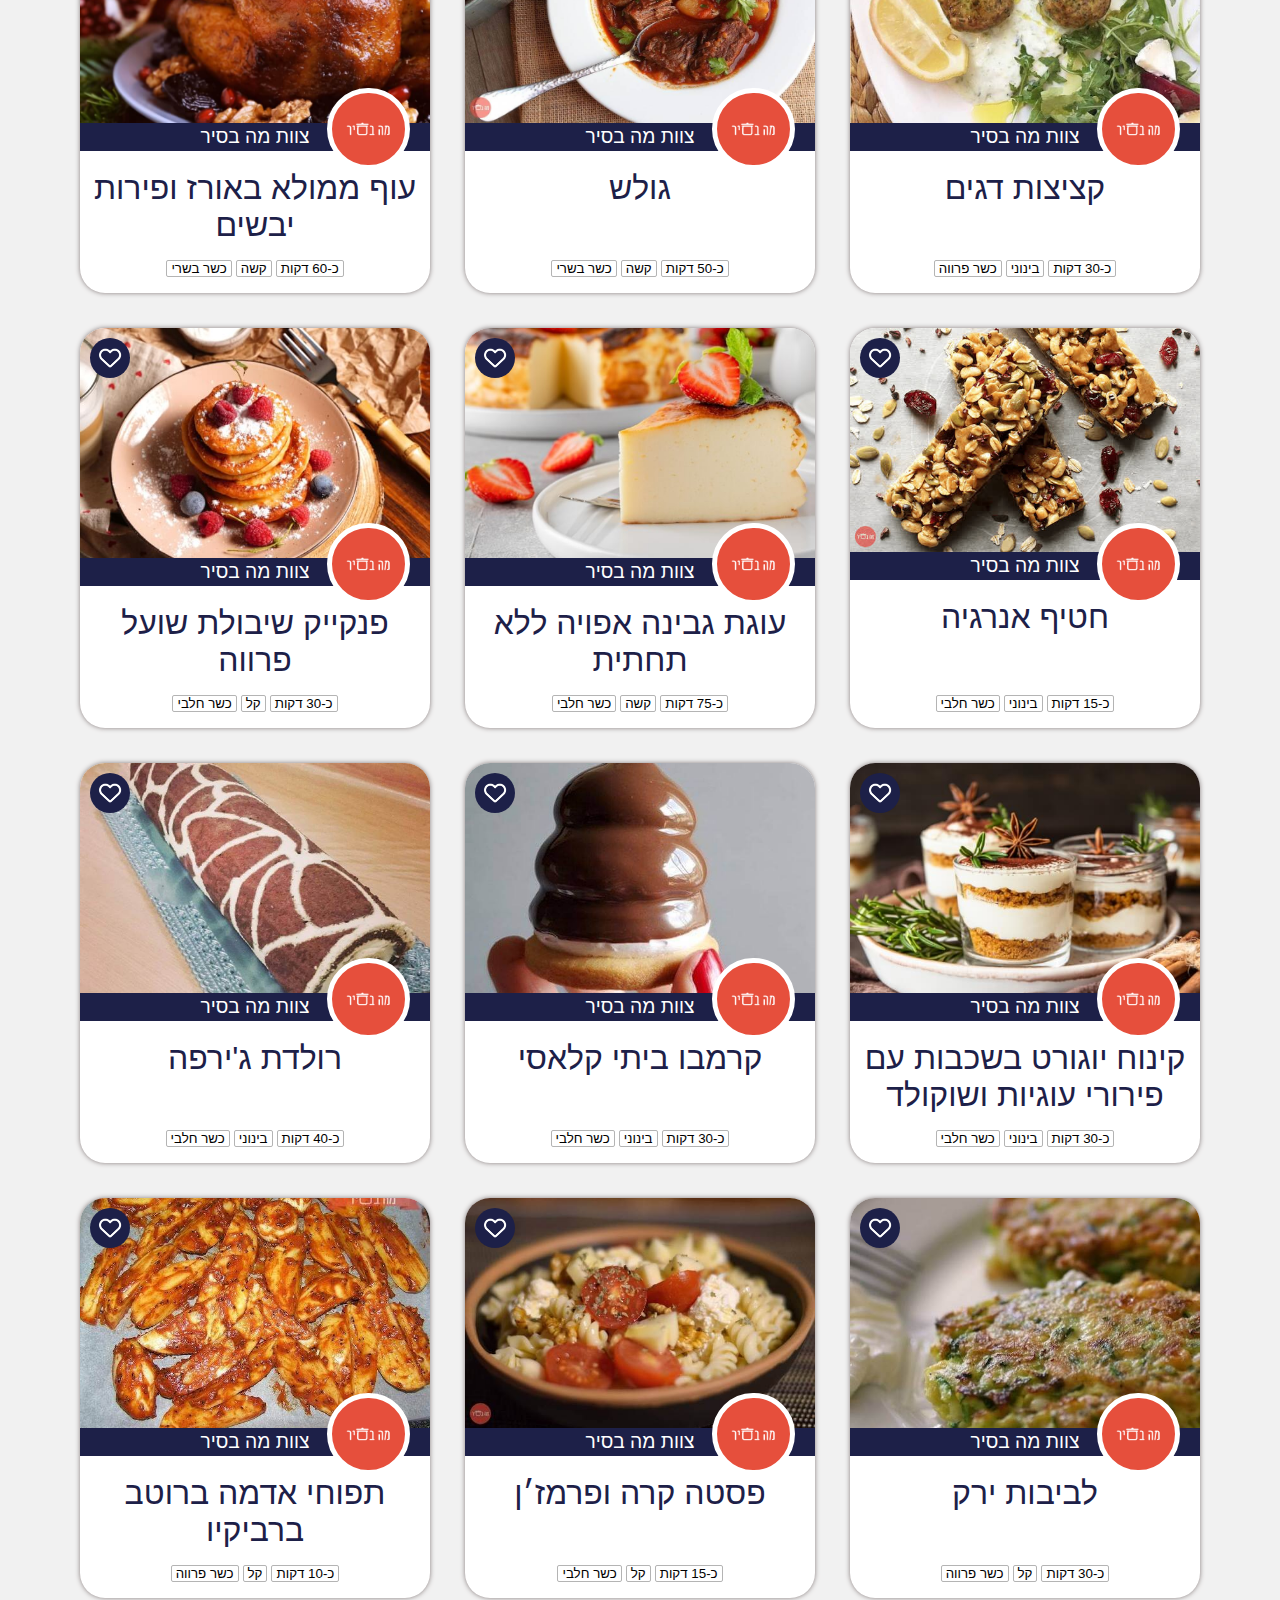
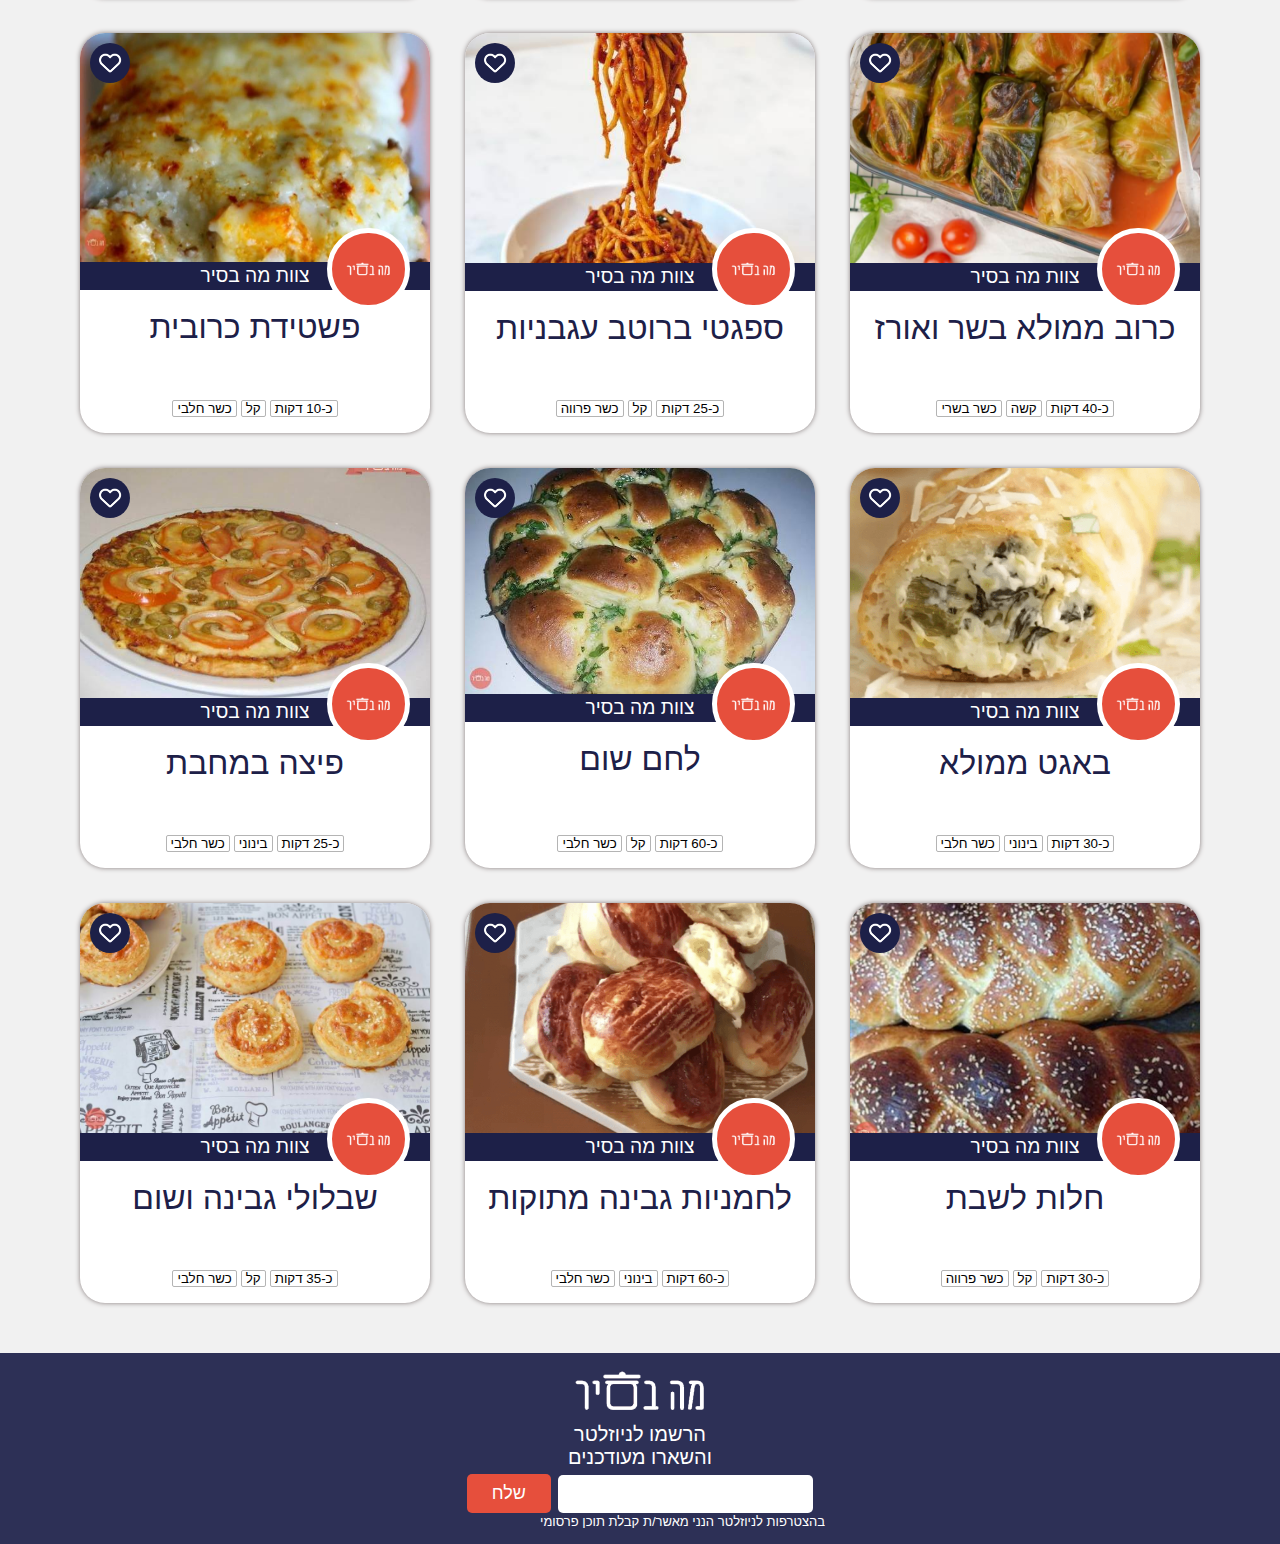
<file: html/recipe.html>
<!DOCTYPE html>
<html lang="en">

<head>
    <meta charset="UTF-8">
    <meta name="viewport" content="width=device-width, initial-scale=1.0">
    <title>מה בסיר - אתר המתכונים המוביל בישראל</title>
    <link rel="stylesheet" href="/css/header.css">
    <link rel="stylesheet" href="/css/recipe.css">
</head>

<body>
    <header>
        <div></div>
        <nav>
            <h1>כל המתכונים</h1>
            <h2>קטגוריות</h2>
            <div id="c"></div>
            <h2>רמת קושי</h2>
            <div id="l"></div>
            <h2>כשרות</h2>
            <div id="k"></div>
        </nav>
        <button id="category">קטגוריות</button>
        <a id="list" href="./buyList.html">רשימת קניות</a>
        <a href="./index.html"><img src="/images/לוגו.png" alt="" id="logo"></a>
        <input type="text" placeholder="חפשו מתכון בעמוד זה" id="search">
        <h3 id="name">שלום <span id="spanname"></span></h3>
        <img src="/images/לב ריק.png" alt="" id="lev" title="למתכונים שאהבתי">
    </header>
    <section>
        <div id="imgRecipe">
            <img src="" alt="" id="imageRecipe">
            <a href=""><img src="/images/לב ריק.png" class="heart"></a><br>
            <h1 id="recipe">מתכון</h1>
            <h1 id="nameResipe"></h1>
        </div>
        <div id="P">
            <h2 id="productsNeed"></h2>
            <p>סמן מוצרים להוספה לרשימת קניות</p>
            <ul id="products"></ul>
            <a href="./parse.html">המרת מידות ומשקולות</a>
        </div>
        <div id="I">
            <h2 id="instructionsHow"></h2>
            <ul id="instructions"></ul>
        </div>
        <div id="taimer">
            <h1><img src="/images/טיימר.png" alt=""> הפעל טיימר לפי זמן הכנה</h1>
            <div>
                <img src="/images/עצור.png" alt="" id="stop">
                <div id="seconds">
                    <img src="/images/חץ לבן למעלה.png" alt="" class="up">
                    <p>00</p>
                    <img src="/images/חץ למטה לבן.png" alt="" class="down">
                </div>
                <p>:</p>
                <div id="minutes">
                    <img src="/images/חץ לבן למעלה.png" alt="" class="up">
                    <p>00</p>
                    <img src="/images/חץ למטה לבן.png" alt="" class="down">
                </div>
                <p>:</p>
                <div id="houers">
                    <img src="/images/חץ לבן למעלה.png" alt="" class="up">
                    <p>00</p>
                    <img src="/images/חץ למטה לבן.png" alt="" class="down">
                </div>
                <img src="/images/הפעל.png" alt="" id="start">
            </div>
        </div>
    </section>
    <footer>
        <div>
            <img src="/images/לוגו לבן.png" alt="">
            <p>הרשמו לניוזלטר<br>והשארו מעודכנים</p>
            <form>
                <input type="email">
                <button type="submit">שלח</button><br>
            </form>
            <p>בהצטרפות לניוזלטר הנני מאשר/ת קבלת תוכן פרסומי</p>
        </div>
    </footer>
    <script src="/jquery-3.2.1.js"></script>
    <script src="/js/recipe.js"></script>
    <script src="/js/taymer.js"></script>
    <script src="/js/header.js"></script>
</body>

</html>
</file>
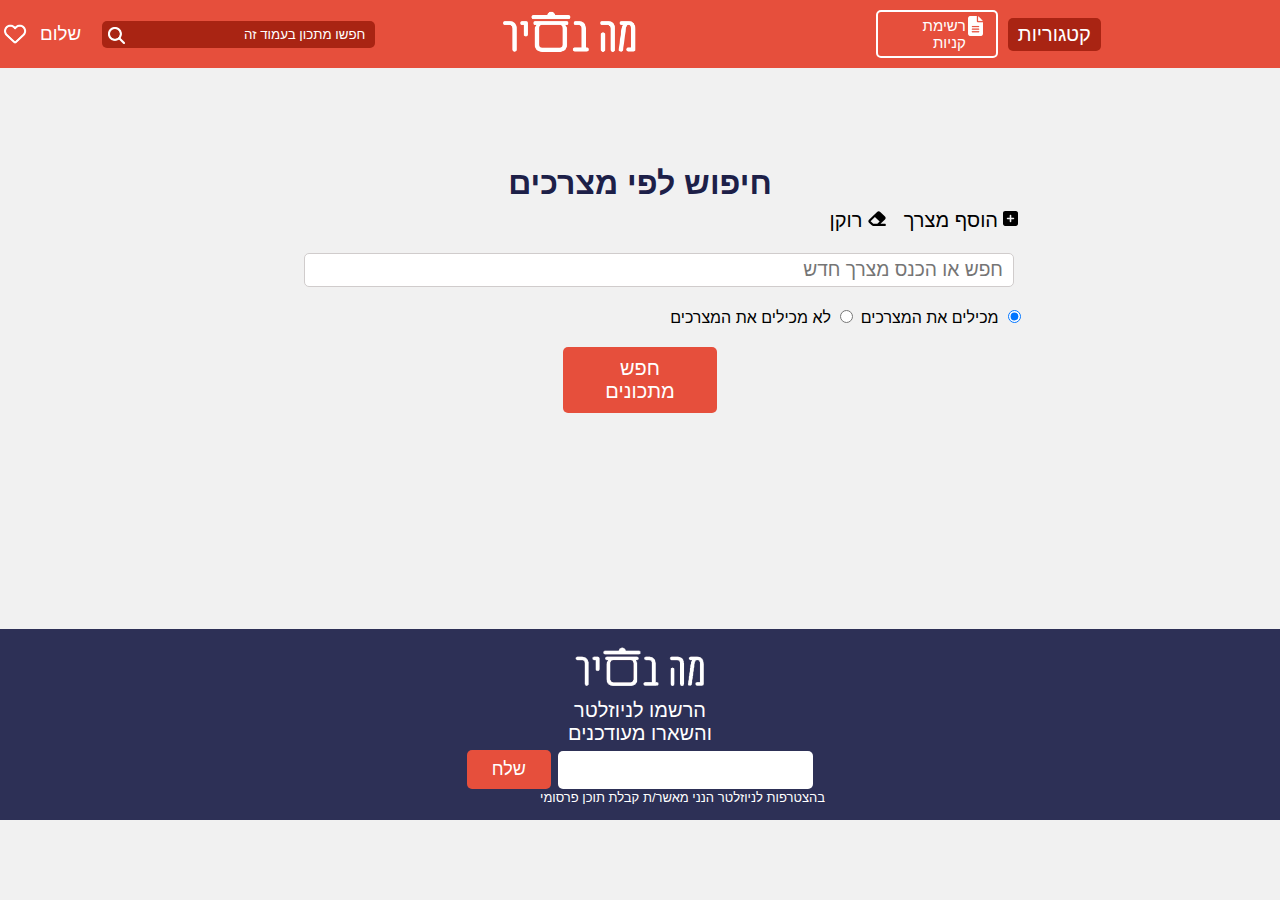
<file: html/searchRecipe.html>
<!DOCTYPE html>
<html lang="en">

<head>
    <meta charset="UTF-8">
    <meta name="viewport" content="width=device-width, initial-scale=1.0">
    <title>מה בסיר - אתר המתכונים המוביל בישראל</title>
    <link rel="stylesheet" href="/css/header.css">
    <link rel="stylesheet" href="/css/searchRecipe.css">
    <link rel="stylesheet" href="/css/recipes.css">
</head>

<body>
    <header>
        <div></div>
        <nav>
            <h1>כל המתכונים</h1>
            <h2>קטגוריות</h2>
            <div id="c"></div>
            <h2>רמת קושי</h2>
            <div id="l"></div>
            <h2>כשרות</h2>
            <div id="k"></div>
        </nav>
        <button id="category">קטגוריות</button>
        <a id="list" href="./buyList.html">רשימת קניות</a>
        <a href="./index.html"><img src="/images/לוגו.png" alt="" id="logo"></a>
        <input type="text" placeholder="חפשו מתכון בעמוד זה" id="search">
        <h3 id="name">שלום <span id="spanname"></span></h3>
        <img src="/images/לב ריק.png" alt="" id="lev" title="למתכונים שאהבתי">
    </header>
    <section>
        <form>
            <h1 id="title">חיפוש לפי מצרכים</h1>
            <button id="btnadd"><img src="/images/square-plus.svg" alt="">הוסף מצרך</button>
            <button id="btndelete" type="reset"><img src="/images/eraser.svg" alt="">רוקן</button>
            <div id="products">
                <div id="product">
                    <input type="text" name="product" placeholder="חפש או הכנס מצרך חדש">
                </div>
            </div>
            <input type="radio" id="with" name="withORwithout" value="1" checked>
            <label for="with">מכילים את המצרכים</label>
            <input type="radio" id="without" name="withORwithout" value="0">
            <label for="without"> לא מכילים את המצרכים</label><br>
            <button id="btnsearch" type="submit">חפש מתכונים</button>
        </form>
        <h1></h1>
        <div id="allRecipes"></div>
    </section>
    <footer>
        <div>
            <img src="/images/לוגו לבן.png" alt="">
            <p>הרשמו לניוזלטר<br>והשארו מעודכנים</p>
            <form>
                <input type="email">
                <button type="submit">שלח</button><br>
            </form>
            <p>בהצטרפות לניוזלטר הנני מאשר/ת קבלת תוכן פרסומי</p>
        </div>
    </footer>
    <script src="/jquery-3.2.1.js"></script>
    <script src="/js/header.js"></script>
    <script src="/js/searchRecipe.js"></script>
</body>

</html>
</file>
<file: css/home.css>
#op {
    margin-top: 3%;
    display: flex;
    flex-wrap: wrap;
    justify-content: center;
}

#koteret {
    margin-top: 5%;
    font-size: 40px;
    font-weight: 500;
    text-align: center;
    color: #212529;
}

#back {
    width: 645px;
    height: 330px;
    background-repeat: no-repeat;
    background-size: cover;
    border-radius: 20px;
    text-align: center;
    position: relative;
    margin-bottom: 20px;
}

#weekRecipe {
    background-color: rgba(45, 48, 86, 0.8);
    width: 330px;
    min-width: max-content;
    border-radius: 10px 0px 0px 10px;
    transform: translateY(40px);
    padding-inline: 15px;
    padding-top: 5px;
}

#star {
    font-size: 32px;
    position: absolute;
    top: -15px;
    right: 155px;
    z-index: 2;
}

#weekRecipe h1 {
    color: white;
    font-size: 50px;
    font-weight: 400;
    margin: 0%;
}

#n {
    color: white;
    font-size: 25px;
    font-weight: 200;
    margin: 1%;
    min-width: max-content;
}

#weekRecipe p {
    color: white;
    padding: 10px 175px 10px 0px;
    font-size: 20px;
    text-align: right;
}

#weekRecipe p:first-line {
    font-size: 15px;
}

#weekRecipe img {
    top: 115px;
    right: 90px;
}

#topPage {
    display: flex;
    flex-wrap: wrap;
    justify-content: center;
    margin-top: 3%;
}

#topPage>img {
    width: 455px;
    margin-right: 2%;
    margin-bottom: 20px;
}

#back a {
    color: white;
    text-decoration: none;
    background-color: #e64f3c;
    border-radius: 5px;
    padding: 10px 20px;
    display: inline-block;
    margin: 65px;
    font-size: 23px;
}

#back a span {
    font-size: 18px;
}

#op>a,
#taimer {
    background-size: contain;
    background-repeat: no-repeat;
    width: 290px;
    height: 220px;
}

#searchRecipe {
    background-image: url(/images/מתכון\ לפי\ מצרכים.png);
}

#addRecipe {
    background-image: url(/images/הוספת\ מתכון.png);
}

#parse {
    background-image: url(/images/לוח\ מידות\ ומשקולות.png);

}

#taimer {
    background-image: url(/images/הפעל\ טיימר\ -\ מתוקן.png);
}

#taimer div div img {
    width: 15px;
}

#taimer>div>img {
    margin: 5px;
    width: 40px;
}

#taimer div div {
    display: flex;
    flex-flow: column;
    align-items: center;
}

#taimer>div {
    margin-top: 100px;
    display: flex;
    justify-content: center;
    align-items: center;
    /* height: 10px; */
}

#taimer div div p {
    background-color: #1d2048;
    font-size: 25px;
    padding: 5px 7px;
    border-radius: 5px;
    color: white;
    margin: 5px 0px;
}

#taimer div p {
    font-size: larger;
    color: white;
}
</file>
<file: css/header.css>
body {
    direction: rtl;
    margin: 0%;
    font-family: 'Gill Sans', 'Gill Sans MT', Calibri, 'Trebuchet MS', sans-serif;
    background-color: #f1f1f1;
    padding-top: 70px;
}

button {
    font-family: 'Gill Sans', 'Gill Sans MT', Calibri, 'Trebuchet MS', sans-serif;
}

section {
    min-height: 64.7vh;
}

header {
    z-index: 5;
    direction: rtl;
    position: fixed;
    background-color: #e64f3c;
    display: flex;
    top: 0%;
    inset-inline: 0%;
    align-items: center;
    padding-block: 3px;
    padding-right: 14%;
}

#logo {
    width: 170px;
}

#category {
    background-color: #a92413;
    border: none;
    border-radius: 5px;
    font-weight: 300;
    color: white;
    padding: 5px 10px;
    font-size: 20px;
    margin-left: 10px;
}

#list {
    background: url(/images/file-lines.png) 90px 4px / 15px no-repeat;
    color: white;
    border: solid white 2px;
    border-radius: 5px;
    padding: 5px 30px 5px 10px;
    font-size: 15px;
    margin-left: 20%;
    text-decoration: none;
}

header ::placeholder {
    color: white;
    opacity: 1;
}

#search {
    color: white;
    border: none;
    border-radius: 5px;
    width: 260px;
    padding: 6px 10px;
    margin-left: 1%;
    margin-right: 10%;
    background: #a92413 url(/images/זכוכית\ מגדלת\ לבן.png) 6px 6px / 17px no-repeat;
}

#name {
    margin-right: 10px;
    color: white;
    font-weight: 400;
}

footer {
    padding: 10px;
    background-color: #2d3056;
    text-align: center;
    color: white;
}

footer img {
    width: 165px;
    margin-bottom: 0%;
}

footer div p:first-of-type {
    margin-block: 0% 5px;
    font-size: 20px;
    font-weight: 200;
}

footer div input {
    font-size: 17px;
    padding: 9px 17px;
    color: rgb(78, 77, 77);
    border: 1px;
    border-radius: 5px;
}

footer div p:last-of-type {
    font-size: small;
    margin: 1px 0% 5px 85px;
}

footer div button {
    background-color: #e64f3c;
    color: white;
    border: none;
    border-radius: 5px;
    font-size: large;
    padding: 9px 25px;
    margin-right: 3px;
}

#lev {
    width: 30px;
    margin-right: 10px;
}

header nav {
    position: absolute;
    height: 100vh;
    right: 0%;
    top: 0%;
    z-index: 6;
    background-color: white;
    width: 30%;
    overflow-y: scroll;
    display: none;
}

header nav h1 {
    background-color: #f6656f;
    margin: 0%;
    text-align: center;
    font-size: 30px;
    font-weight: 400;
    color: white;
    padding-block: 22px;
}

header nav a {
    padding: 15px 20px;
    margin: 0%;
    font-size: 20px;
    color: #2d3056;
    border-bottom: solid 1px rgb(199, 194, 194);
    text-decoration: none;
    display: block;
}

header nav a:hover {
    color: #f6656f;
    background-color: rgb(238, 238, 238);
}

header nav h2 {
    background-color: #2d30561c;
    margin: 0%;
    text-align: center;
    font-size: 25px;
    font-weight: 400;
    color: #f6656f;
    padding-block: 15px;
    border-block: solid 2px #f6656f;
}

header>div{
    width: 100vw;
    height: 100vh;
    position: absolute;
    top: 0%;
    right: 0%;
    z-index: 5;
    display: none;
    background-color: rgba(50, 47, 47, 0.8);
}

@media (max-width: 1015px) {
    section {
        margin-top: 100px;
    }

    #name {
        display: none;
    }

    #list{
        margin-left: 0%;
    }

    #search {
        margin-left: 20px;
    }

    header {
        padding-right: 20px;
    }
}

@media (max-width: 660px) {
    header {
        padding-right: 5px;
    }

    #search {
        width: 70px;
        margin-right: 5px;

    }

    #category {
        font-size: small;
    }

    #logo {
        width: 100px;
    }
}
</file>
<file: css/recipes.css>
#allRecipes {
    display: flex;
    flex-flow: wrap;
    justify-content: center;
    gap: 35px;
    padding: 20px 20px 50px;
}

#allRecipes div {
    width: 350px;
    height: 400px;
    background-color: white;
    border-radius: 25px;
    position: relative;
    text-align: center;
    box-shadow: 0px 0px 5px 0px rgb(133, 123, 123);
}

.food {
    width: 350px;
    border-radius: 25px 25px 0px 0px;
    max-height: 230px;
    object-fit: cover;
}

.imgLogo {
    border-radius: 50px;
    width: 55px;
    background-color: #e64f3c;
    padding: 27px 9px;
    border: solid 5px white;
    position: absolute;
    top: 195px;
    right: 20px;
    z-index: 2;
}

#allRecipes div h4 {
    background-color: #1d2048;
    color: white;
    font-weight: 300;
    text-align: center;
    padding-block: 3px;
    font-size: larger;
    margin: 0%;
    transform: translateY(-4px);
}

.heart {
    width: 30px;
    position: absolute;
    z-index: 2;
    background-color: #1d2048;
    top: 10px;
    left: 10px;
    padding: 5px;
    border-radius: 50%;
}

#title {
    text-decoration: none;
    font-size: xx-large;
    position: relative;
    top: 15px;
    color: #1d2048;
}

.span {
    border: solid 0.5px rgb(180, 180, 180);
    margin: 2px;
    padding-inline: 4px;
    border-radius: 2px;
    font-size: smaller;
    font-weight: 100;
}

#p {
    position: absolute;
    bottom: 0px;
    width: 100%;
}
</file>
<file: css/addRecipe.css>
h1 {
    color: #e64f3c;
    font-weight: 400;
    font-size: 30px;
    margin: 0%;
    margin-bottom: 3%;
}

section {
    display: flex;
    justify-content: center;
}

section form {
    padding-block: 50px;
    width: 50%;
}

form div div {
    display: flex;
    justify-content: space-between;
}

.recipe {
    width: 85%;
}

label,
section input,
select,
textarea {
    font-size: 20px;
}

section input,
select,
textarea {
    height: 30px;
    border: solid 1px rgb(190, 190, 190);
    border-radius: 5px;
    font-family: 'Gill Sans', 'Gill Sans MT', Calibri, 'Trebuchet MS', sans-serif;
}

#b {
    border-block: solid 1px rgb(190, 190, 190);
    display: flex;
    flex-wrap: wrap;
}

form>div {
    padding-block: 10px 15px;
}

#b div {
    width: 48%;
    padding: 1%;
}

#b div select,
#b div input {
    width: 60%;
}

textarea {
    margin-block: 10px;
    width: 100%;
    height: 200px;
    font-family: 'Gill Sans', 'Gill Sans MT', Calibri, 'Trebuchet MS', sans-serif;
}

#file {
    border: none;
}

section form button {
    background-color: #e64f3c;
    color: white;
    border: none;
    border-radius: 5px;
    font-size: large;
    padding: 9px 25px;
    margin-top: 20px;
}
</file>
<file: css/buyList.css>
body {
    direction: rtl;
    display: flex;
    flex-flow: column;
    align-items: center;
    font-family: 'Gill Sans', 'Gill Sans MT', Calibri, 'Trebuchet MS', sans-serif;

}

img {
    border-radius: 15px;
}

h1 {
    color: #e64f3c;
}

li {
    display: flex;
    justify-content: space-between;
    font-size: 25px;
    line-height: 1.5;
}

ol {
    padding-right: 0px;
    width: 500px;
}

li>img {
    width: 18px;
}

button {
    font-family: 'Gill Sans', 'Gill Sans MT', Calibri, 'Trebuchet MS', sans-serif;
    font-size: larger;
    background: #e64f3c url(/images/print.png) 140px 7px / 18px no-repeat;
    color: white;
    border: none;
    border-radius: 5px;
    padding: 5px 30px 5px 10px;
    position: fixed;
    left: 100px;
    top: 50px
}

/* li div input{
    width: 20px;
} */
@media print {
    li>img {
        display: none;
    }

    button {
        display: none;
    }
}
</file>
<file: css/recipe.css>
#imgRecipe {
    position: relative;
    text-align: center;
    padding-block: 50px 30px;
    margin-bottom: 100px;
    background: url(/images/רקע.png) center bottom / 100vw 400px no-repeat;
}

#imageRecipe {
    border-radius: 30px;
    width: 850px;
    max-width: 98%;
    height: 720px;
    /* box-shadow: 0px 0px 5px 0px rgb(133, 123, 123); */
    object-fit: cover;
}

#imgRecipe a {
    position: absolute;
}

#nameResipe {
    font-size: 50px;
    color: white;
    margin-top: 1%;
}

#recipe {
    margin: 0%;
    color: #f6656f;
    background-color: white;
    border-radius: 5px;
    display: inline-block;
    font-size: 30px;
    padding: 5px 20px;
    transform: translateY(-25px);
    box-shadow: 1px 1px 3px 0px rgb(161, 151, 151);
}

#P {
    margin: 60px;
    background-color: beige;
    width: 400px;
    max-width: 70%;
    padding: 20px;
    border-radius: 5px;
    transform: rotate(3deg);
    box-shadow: 0px 0px 10px 0px rgb(161, 151, 151);
}

#I {
    margin: 50px;
    width: 60%;
}

li {
    border-bottom: solid 1px rgb(96, 96, 96);
    line-height: 1.5;
    font-size: 20px;
}

#taimer {
    height: 180px;
    width: 330px;
    padding-inline: 15px;
    border-radius: 20px;
    margin: 40px;
    background-color: #2d3056;
}

#taimer>div {
    margin-top: 30px;
    display: flex;
    justify-content: center;
    align-items: center;
}


#taimer>h1>img {
    width: 55px;
    transform: translateY(10px);
}

#taimer>h1 {
    color: white;
    font-weight: 100;
    font-size: 27px;
}

#taimer>div>img {
    margin: 5px;
    width: 40px;
}

#taimer div p {
    font-size: larger;
    color: white;
}

#taimer div div img {
    width: 15px;
}

#taimer div div {
    display: flex;
    flex-flow: column;
    align-items: center;
}

#taimer div div p {
    background-color: #1d2048;
    font-size: 25px;
    padding: 5px 7px;
    border-radius: 5px;
    color: white;
    margin: 5px 0px;
}

.heart {
    width: 30px;
    position: absolute;
    z-index: 2;
    background-color: #1d2048;
    top: 10px;
    left: 10px;
    padding: 5px;
    border-radius: 50%;
}
</file>
<file: css/searchRecipe.css>
#title {
    text-align: center;
    font-size: 35px;
    color: #2d3056;
}

section {
    min-height: 53.2vh;
}

section form {
    margin-top: 80px;
    padding-inline: 20%;
}

#btnadd img {
    width: 15px;
    margin-left: 5px;
}

#btndelete img {
    width: 20px;
    margin-left: 5px;
}

#btndelete,
#btnadd {
    border: none;
    font-size: 20px;
    background: none;
}

.product,
#product {
    padding: 5px 10px;
}

.product input,
#product input {
    font-family: 'Gill Sans', 'Gill Sans MT', Calibri, 'Trebuchet MS', sans-serif;
    padding: 5px 10px;
    width: 92%;
    font-size: larger;
    border-radius: 5px;
    border: solid 0.5px rgb(208, 204, 204);
}

.product button {
    background-color: #2d3056;
    color: white;
    margin-right: 8px;
    font-size: 25px;
    border-radius: 5px;
    border: none;
    padding: 0px 15px 5px 15px;
}

#products {
    margin-block: 15px;
}

#btnsearch {
    background-color: #e64f3c;
    color: white;
    border: none;
    border-radius: 5px;
    font-size: 20px;
    font-weight: 300;
    padding: 10px 25px;
    margin: 20px 40%;

}

#contain {
    display: flex;
    flex-flow: column;
    align-items: center;
}

section>h1 {
    text-align: center;
}
/* #r {
    height: 95px;
    border: solid #2d3056 1px;
    margin: 10px;
    display: flex;
    align-items: center;
    justify-content: space-between;
    width: 50%;
    min-width: 500px;
    border-radius: 5px;
}

#r>img {
    width: 75px;
    height: 75px;
    margin-inline: 10px;
    border-radius: 5px;
    object-fit: cover;
}

#r>a {
    text-decoration: none;
    color: #2d3056;
    font-size: x-large;
}*/



/* .span {
    border: solid 0.5px rgb(180, 180, 180);
    margin: 2px;
    padding-inline: 4px;
    border-radius: 2px;
    font-size: smaller;
    font-weight: 100;
}

#p {
    margin-left: 10px;
} */

/* @media (max-width: 1500px) {
    #r{
        margin-inline: 50px;
    }
} */
</file>
